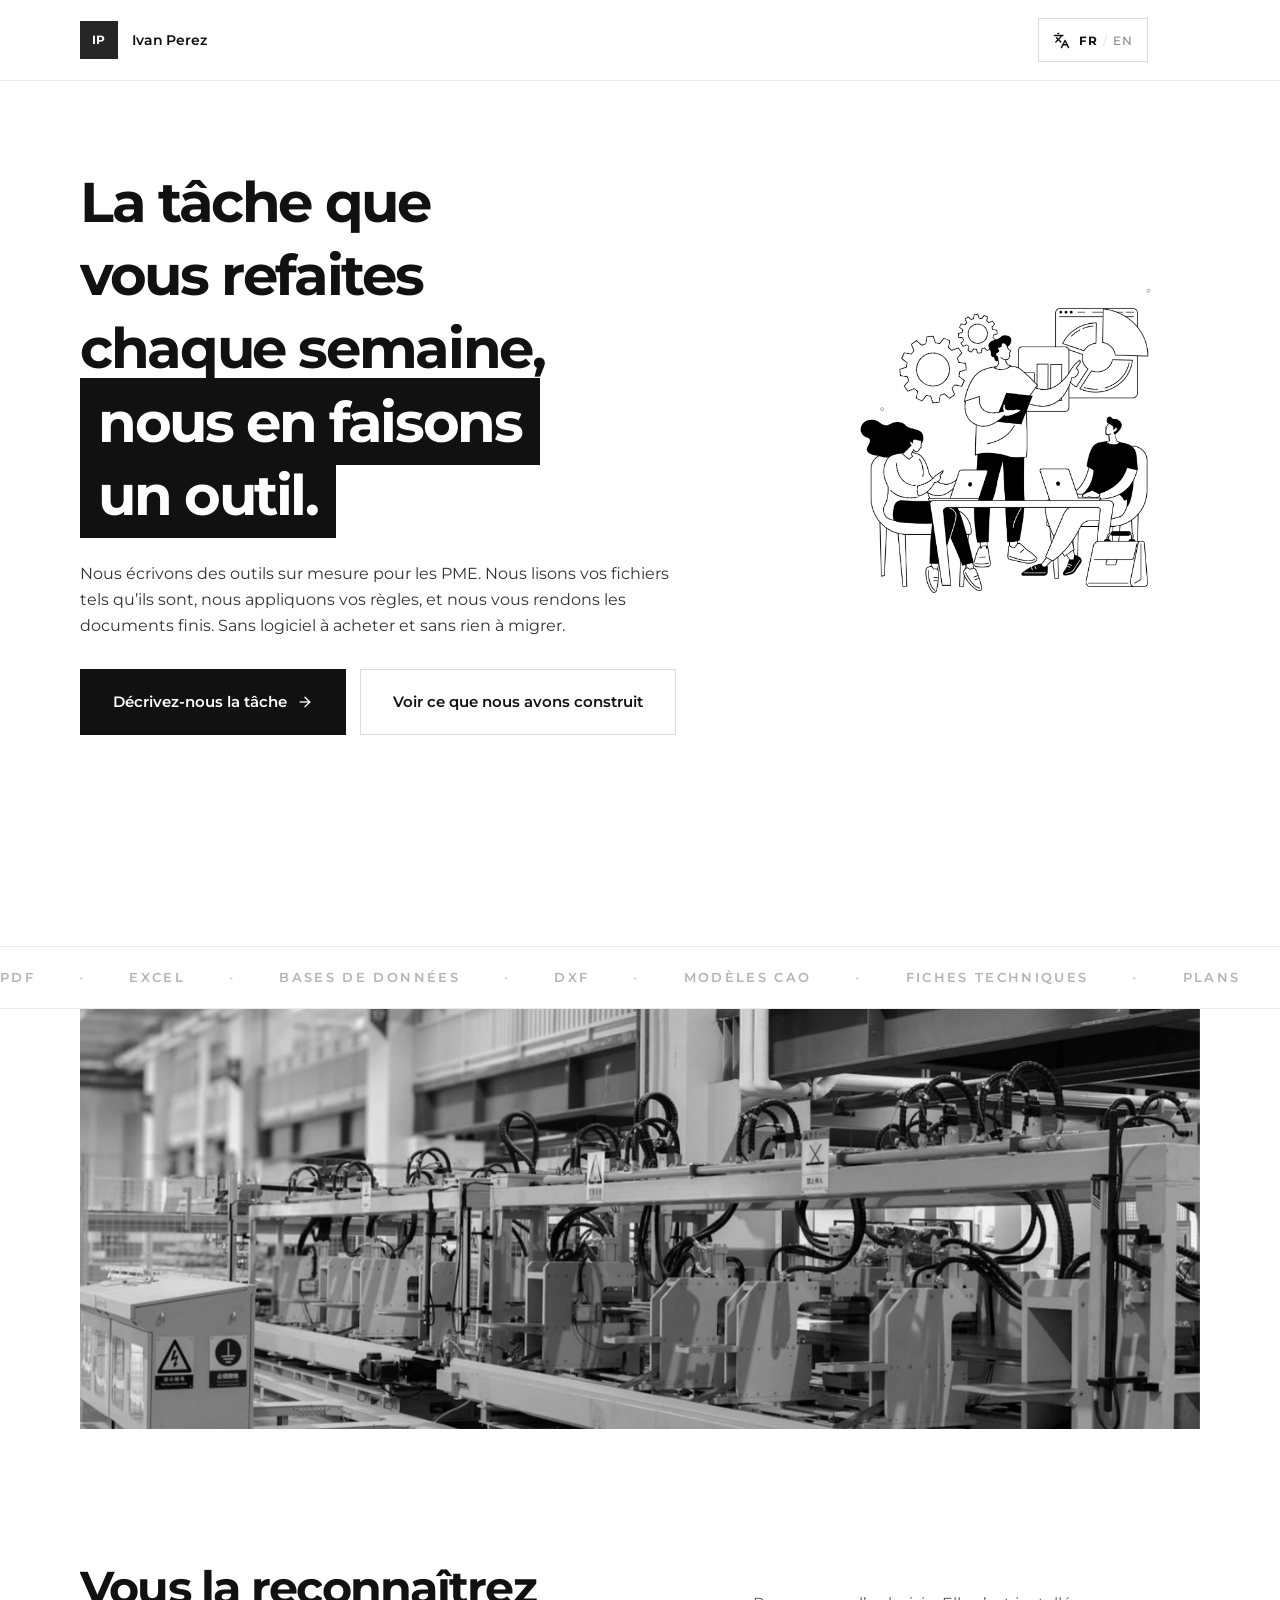
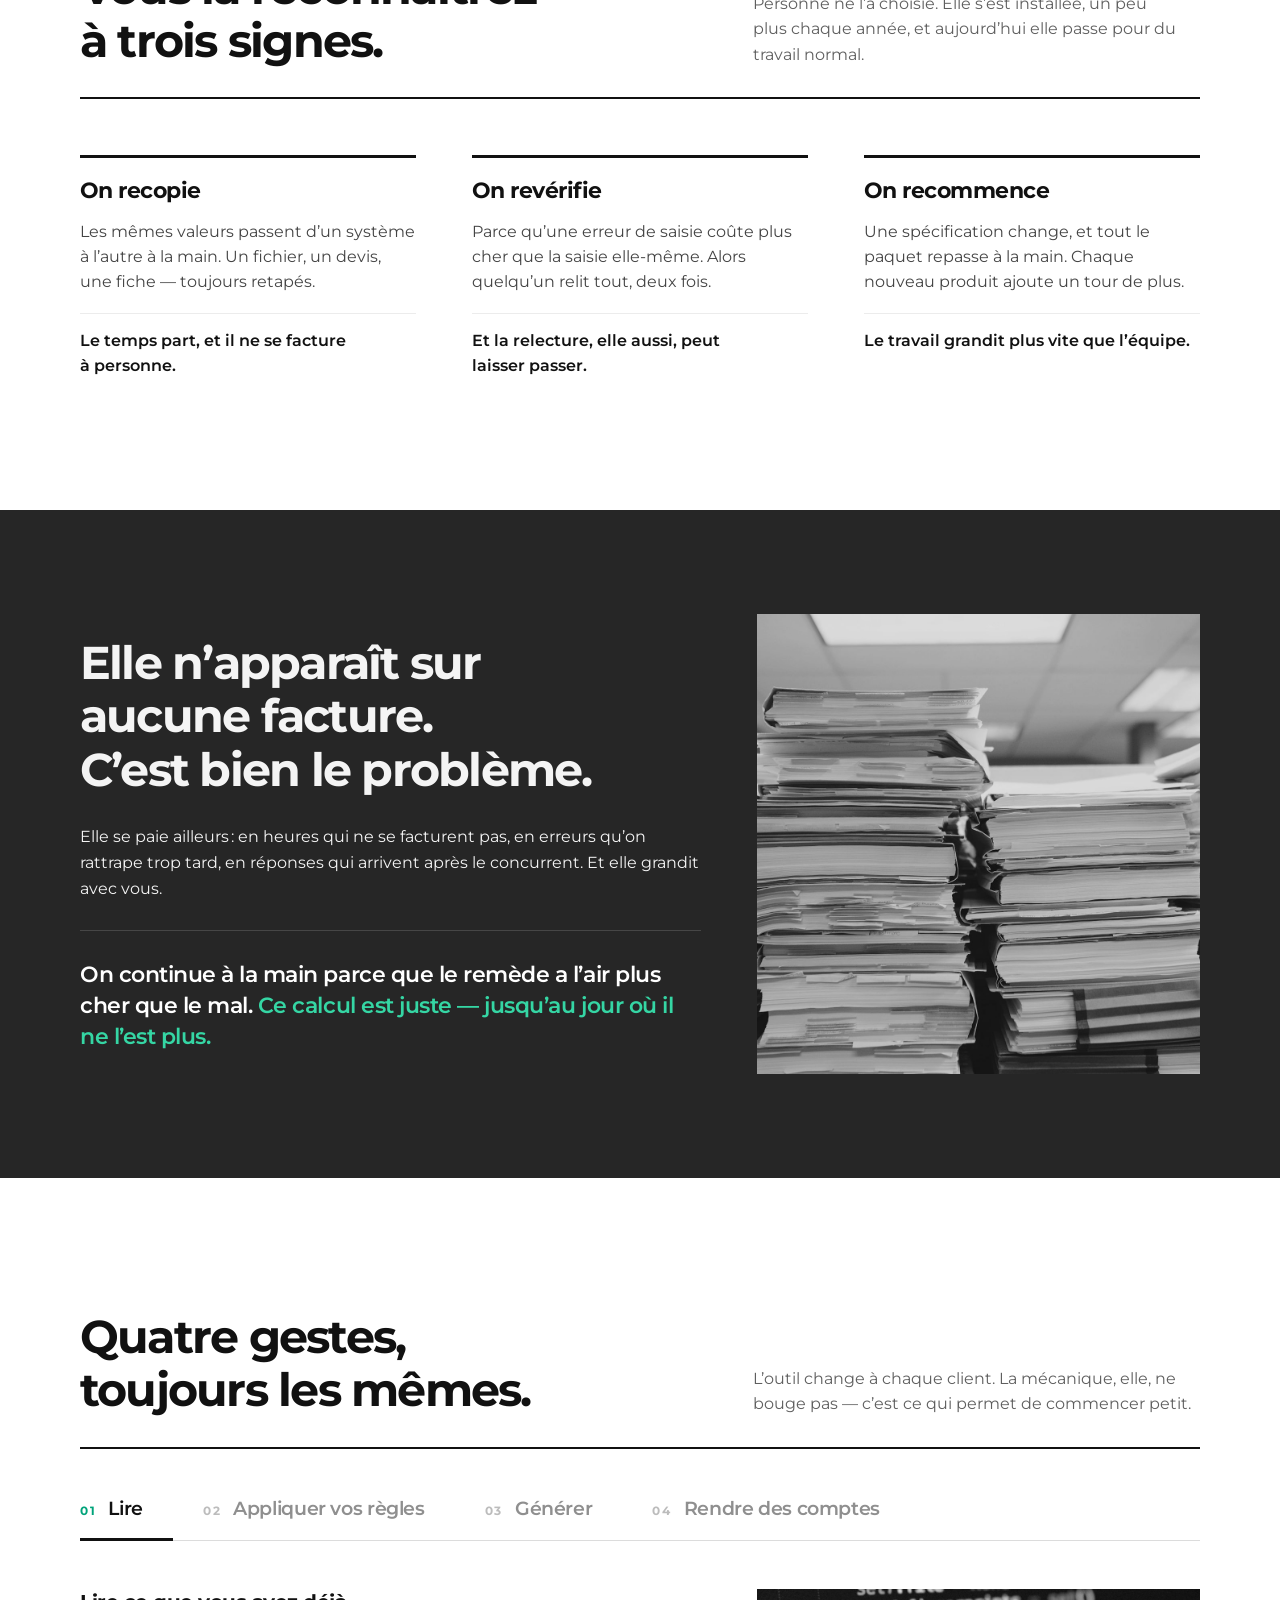
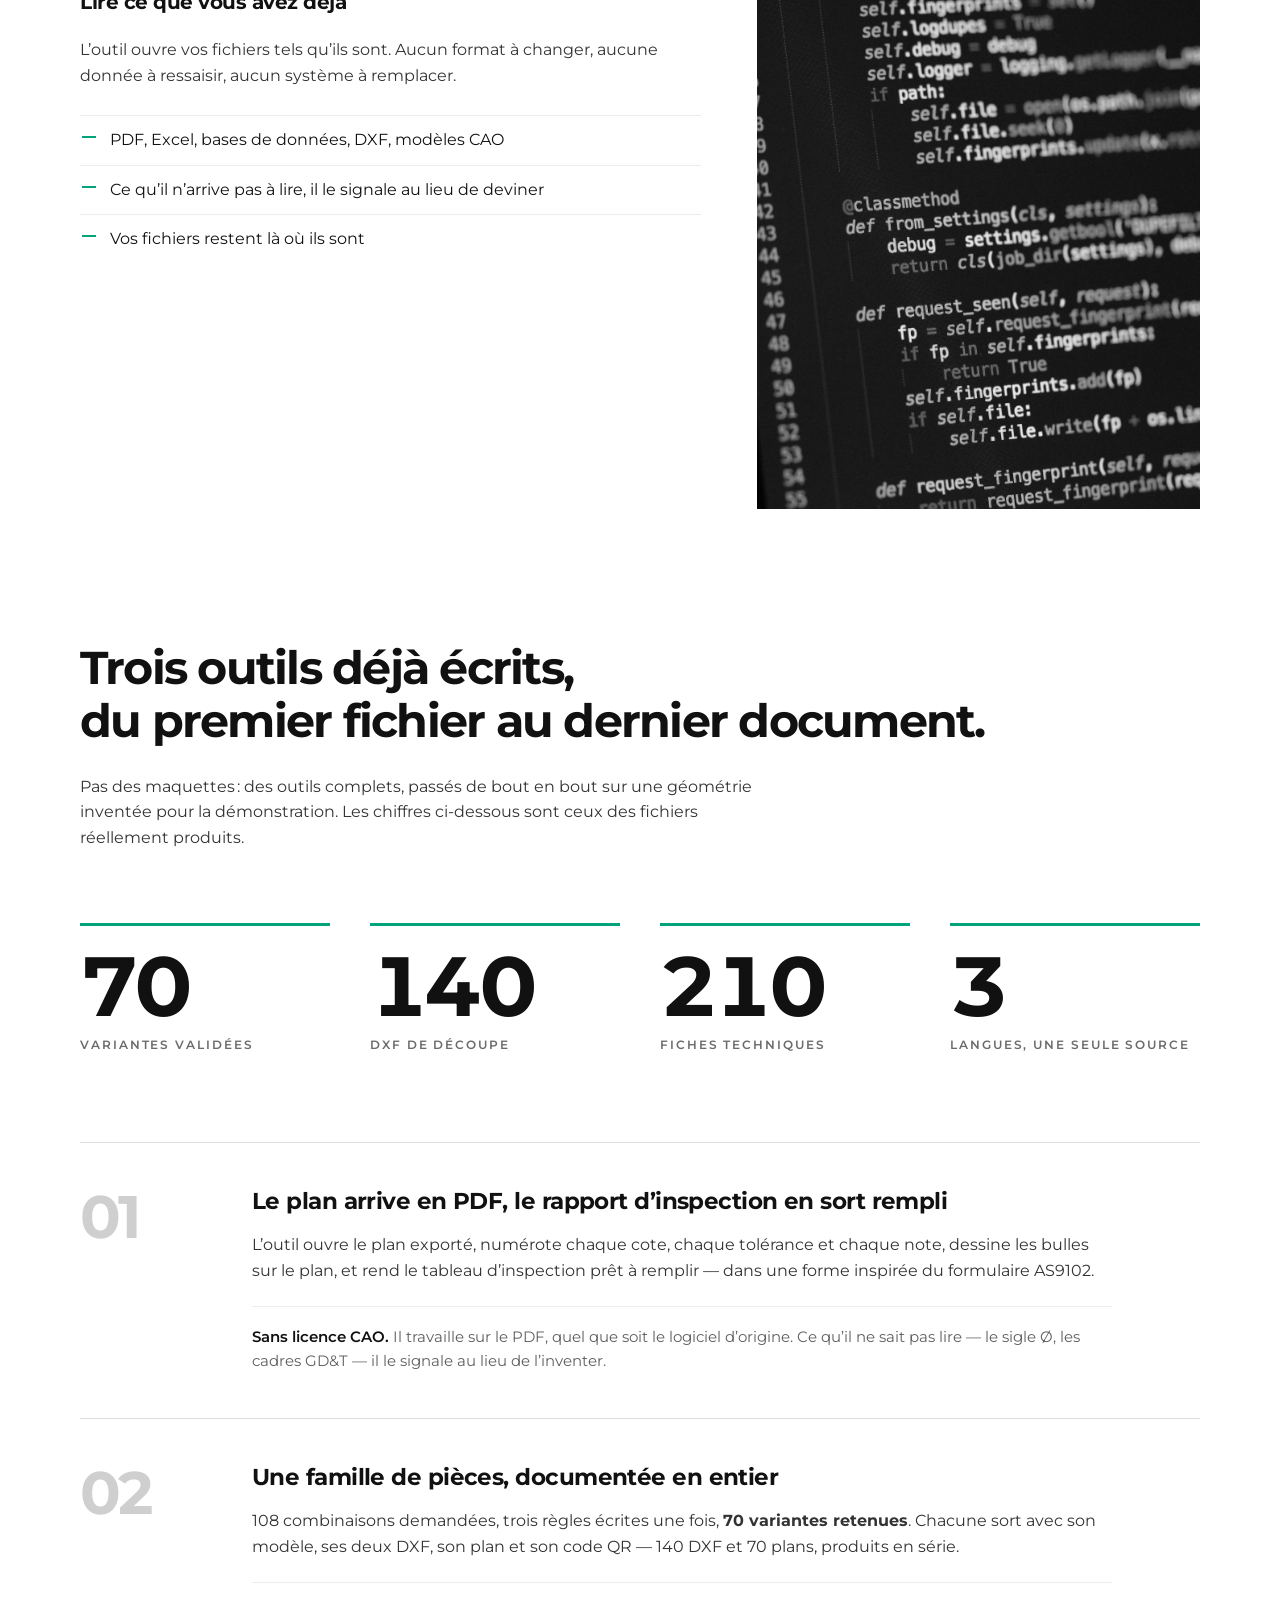
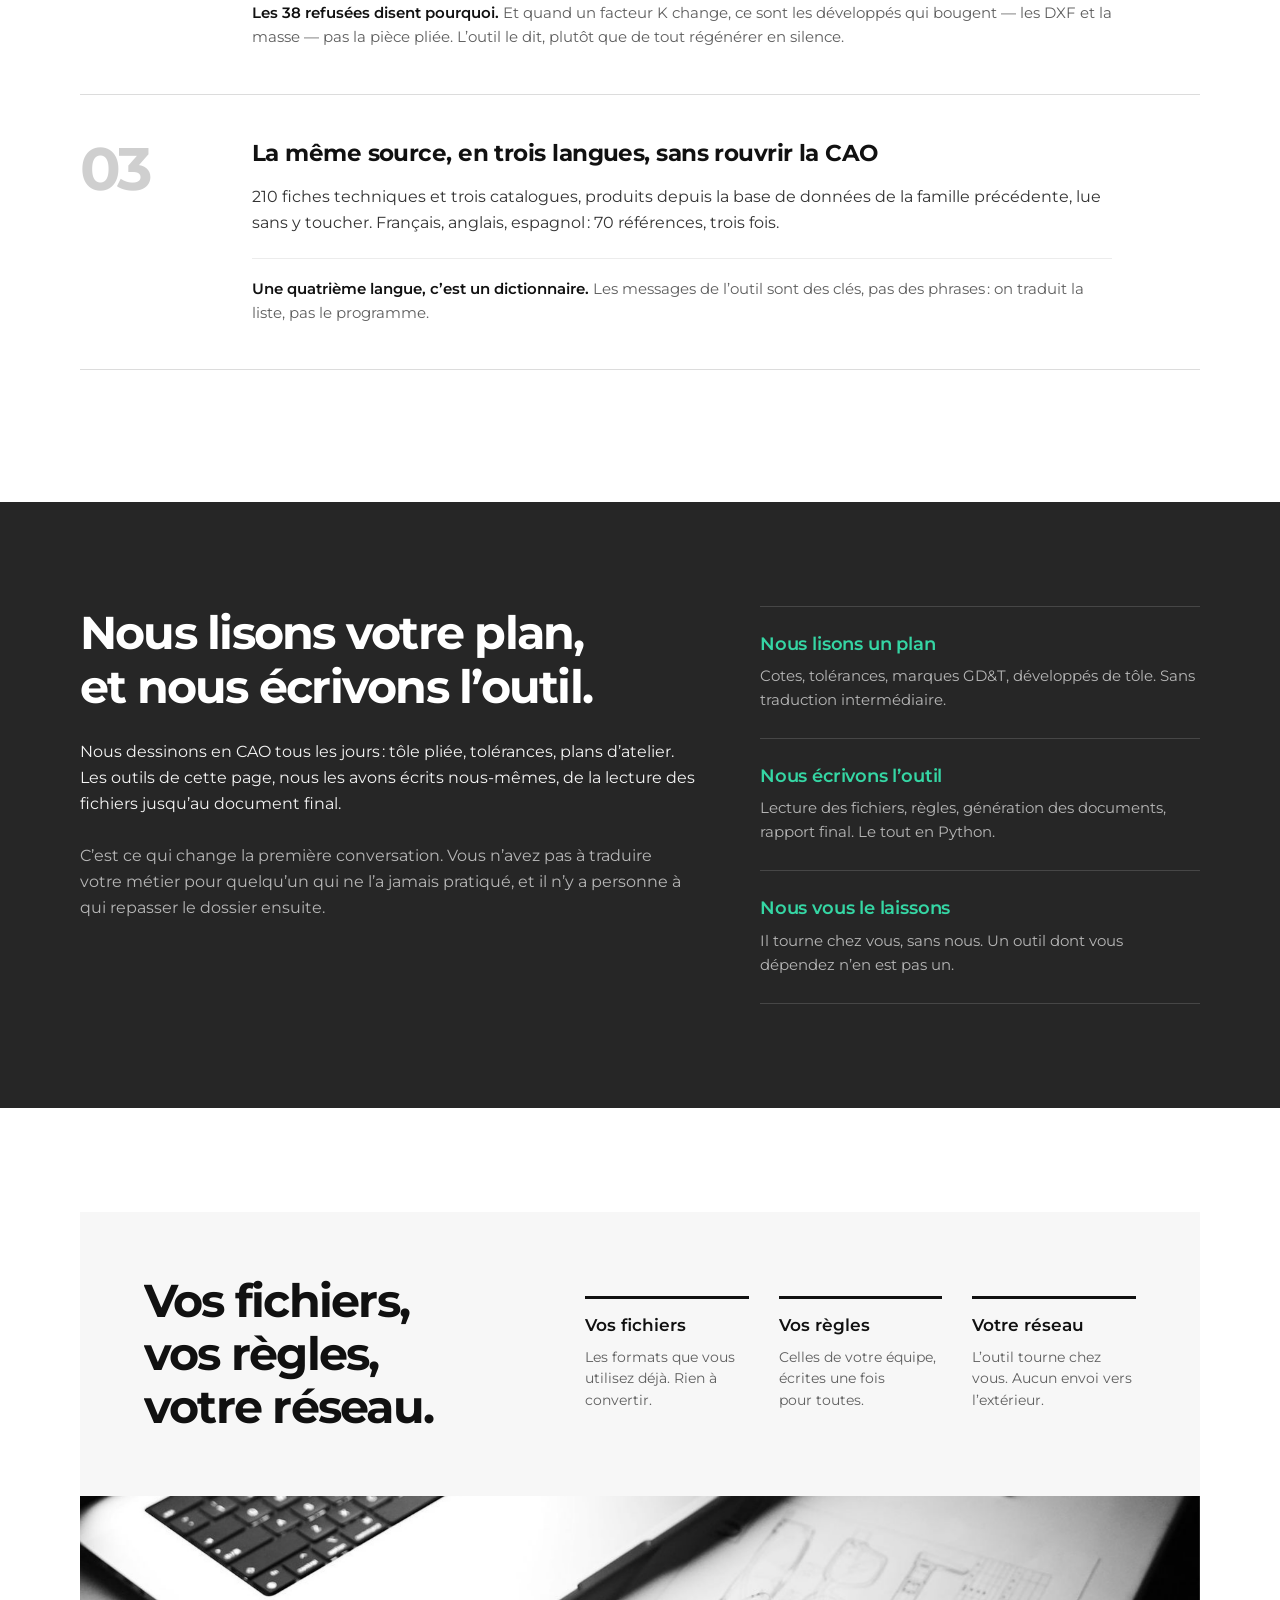
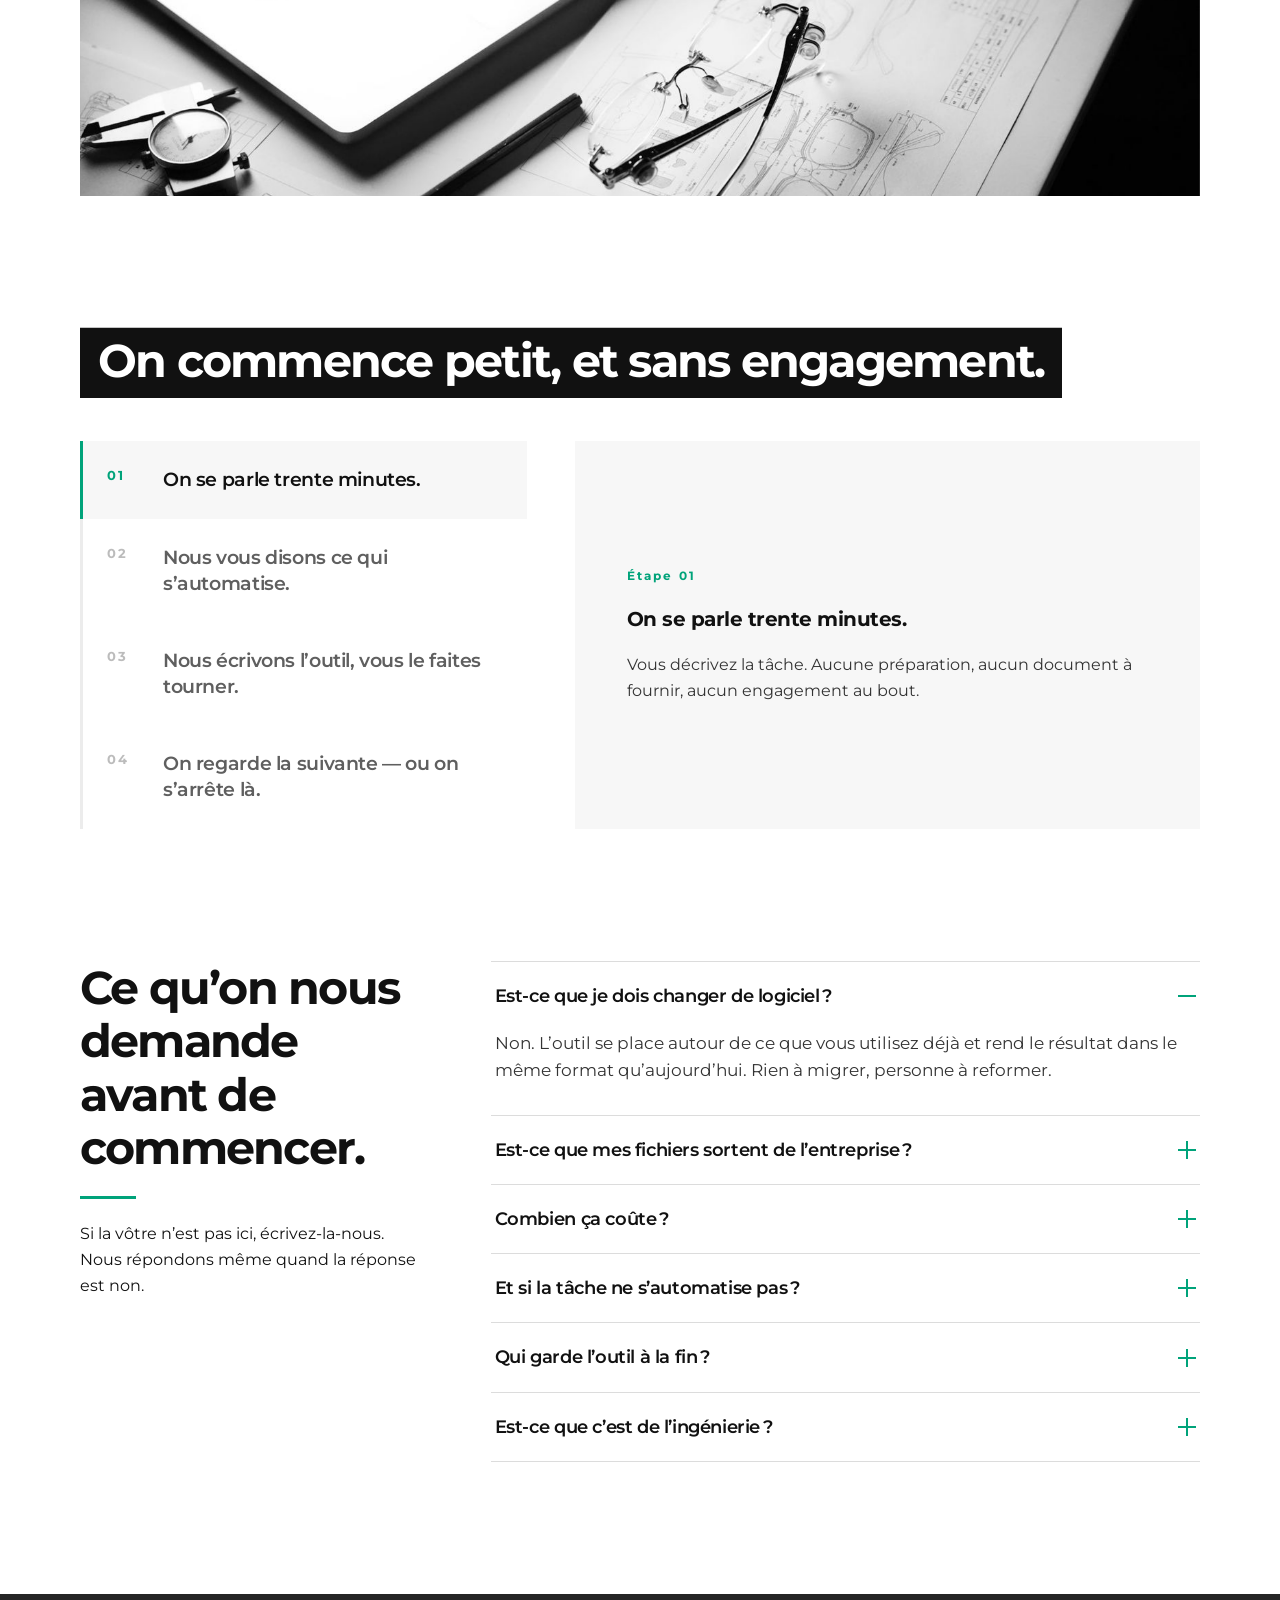
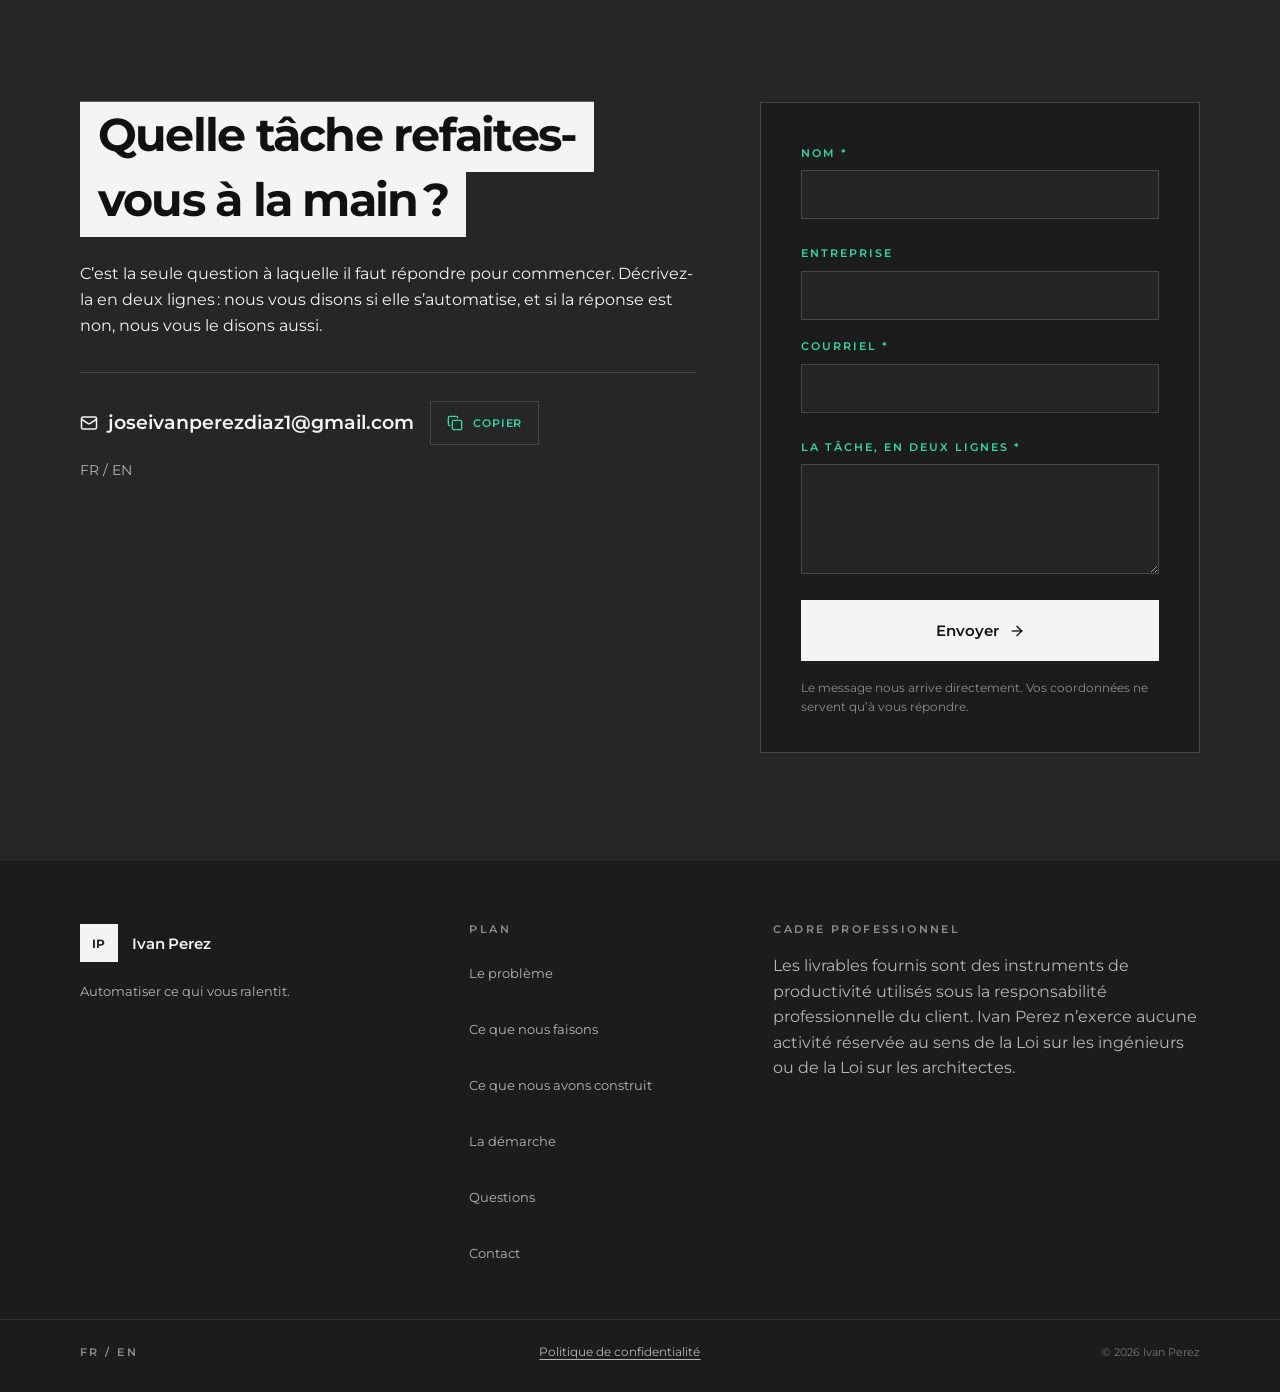
<file: index.html>
<!doctype html>
<html lang="fr-CA" data-lang="fr">
<head>
<meta charset="utf-8">
<meta name="viewport" content="width=device-width, initial-scale=1">
<title>Ivan Perez — Automatiser ce qui vous ralentit</title>
<meta name="description" content="Nous écrivons des outils sur mesure pour les tâches que votre équipe refait à la main : lecture de vos fichiers, application de vos règles, génération des documents. FR/EN.">
<meta name="author" content="Ivan Perez">
<meta property="og:title" content="Ivan Perez — Automatiser ce qui vous ralentit">
<meta property="og:description" content="La tâche que vous refaites chaque semaine, nous en faisons un outil. Sur votre réseau, avec vos fichiers.">
<meta property="og:type" content="website">
<link rel="stylesheet" href="css/styles.css?v=2026-09-10b">
</head>
<body>

<svg class="sprite" aria-hidden="true" focusable="false" xmlns="http://www.w3.org/2000/svg">
  <!-- Lucide icons (ISC licence) -->
  <symbol id="i-check" viewBox="0 0 24 24"><path d="M20 6 9 17l-5-5"/></symbol>
  <symbol id="i-arrow-right" viewBox="0 0 24 24"><path d="M5 12h14"/><path d="m12 5 7 7-7 7"/></symbol>
  <symbol id="i-arrow-up" viewBox="0 0 24 24"><path d="m5 12 7-7 7 7"/><path d="M12 19V5"/></symbol>
  <symbol id="i-languages" viewBox="0 0 24 24"><path d="m5 8 6 6"/><path d="m4 14 6-6 2-3"/><path d="M2 5h12"/><path d="M7 2h1"/><path d="m22 22-5-10-5 10"/><path d="M14 18h6"/></symbol>
  <symbol id="i-mail" viewBox="0 0 24 24"><rect width="20" height="16" x="2" y="4" rx="2"/><path d="m22 7-8.97 5.7a1.94 1.94 0 0 1-2.06 0L2 7"/></symbol>
  <symbol id="i-copy" viewBox="0 0 24 24"><rect width="14" height="14" x="8" y="8" rx="2"/><path d="M4 16c-1.1 0-2-.9-2-2V4c0-1.1.9-2 2-2h10c1.1 0 2 .9 2 2"/></symbol>
</svg>

<div class="progress" aria-hidden="true"><span class="progress__bar" id="progressBar"></span></div>

<a class="skip" href="#hero"><span lang="fr">Aller au contenu</span><span lang="en">Skip to content</span></a>

<header class="nav" id="nav">
  <div class="nav__inner">
    <a class="nav__brand" href="#hero">
      <span class="mark">IP</span>
      <span class="nav__name">
        <strong>Ivan Perez</strong>
      </span>
    </a>

    <nav class="nav__menu" id="navMenu" aria-label="Navigation">
      <a href="#probleme"><span lang="fr">Le probl&egrave;me</span><span lang="en">The problem</span></a>
      <a href="#faire"><span lang="fr">Ce que nous faisons</span><span lang="en">What we do</span></a>
      <a href="#preuves"><span lang="fr">Ce que nous avons construit</span><span lang="en">What we have built</span></a>
      <a href="#demarche"><span lang="fr">La d&eacute;marche</span><span lang="en">How it works</span></a>
      <a href="#questions"><span lang="fr">Questions</span><span lang="en">Questions</span></a>
      <a class="btn btn--solid nav__cta" href="#contact">
        <span lang="fr">Parlons trente minutes</span><span lang="en">Let&rsquo;s talk for thirty minutes</span>
      </a>
    </nav>

    <div class="nav__tools">
      <button class="lang" id="langToggle" type="button" aria-label="English">
        <svg class="ico" aria-hidden="true"><use href="#i-languages"></use></svg>
        <span class="lang__pair"><b>FR</b><i>/</i><s>EN</s></span>
      </button>
      <button class="nav__toggle" id="navToggle" aria-expanded="false" aria-controls="navMenu" aria-label="Menu">
        <span></span><span></span><span></span>
      </button>
    </div>
  </div>
</header>

<main>

  <section class="hero" id="hero">
    <div class="wrap">
      <div class="hero__grid">
        <div class="hero__text">
          <h1 lang="fr" data-wipe>La t&acirc;che que vous refaites chaque semaine, <br><span class="boxed">nous en faisons un&nbsp;outil.</span></h1>
          <h1 lang="en" data-wipe>The task you redo every single week, <br><span class="boxed">we turn it into a&nbsp;tool.</span></h1>

          <div class="hero__lead" data-reveal>
            <p class="lead" lang="fr">Nous &eacute;crivons des outils sur mesure pour les PME. Nous lisons vos fichiers tels qu&rsquo;ils sont, nous appliquons vos r&egrave;gles, et nous vous rendons les documents finis. Sans logiciel &agrave; acheter et sans rien &agrave; migrer.</p>
            <p class="lead" lang="en">We write custom tools for small companies. We read your files exactly as they are, apply your rules, and hand back the finished documents. No software to buy, nothing to migrate.</p>
          </div>

          <div class="hero__actions" data-reveal>
            <a class="btn btn--solid btn--lg" href="#contact">
              <span lang="fr">D&eacute;crivez-nous la t&acirc;che</span><span lang="en">Tell us about the task</span>
              <svg class="ico" aria-hidden="true"><use href="#i-arrow-right"></use></svg>
            </a>
            <a class="btn btn--ghost btn--lg" href="#preuves">
              <span lang="fr">Voir ce que nous avons construit</span><span lang="en">See what we have built</span>
            </a>
          </div>
        </div>

        <figure class="art" id="heroArt" data-reveal aria-hidden="true">
          <object class="art__svg" type="image/svg+xml" data="img/workflow.svg">
            <img src="img/workflow.svg" alt="" width="900" height="900">
          </object>
        </figure>
      </div>

      <ul class="hero__points" data-reveal>
        <li><svg class="ico ico--accent" aria-hidden="true"><use href="#i-check"></use></svg>
          <span lang="fr">L&rsquo;outil tourne <strong>sur votre r&eacute;seau</strong>. Vos documents ne sortent pas.</span>
          <span lang="en">The tool runs <strong>on your own network</strong>. Your documents stay in-house.</span>
        </li>
        <li><svg class="ico ico--accent" aria-hidden="true"><use href="#i-check"></use></svg>
          <span lang="fr">Le premier &eacute;change est <strong>gratuit et sans engagement</strong>.</span>
          <span lang="en">The first conversation is <strong>free, with nothing to commit to</strong>.</span>
        </li>
        <li><svg class="ico ico--accent" aria-hidden="true"><use href="#i-check"></use></svg>
          <span lang="fr">Documents produits <strong>en fran&ccedil;ais, en anglais</strong>, ou dans les deux.</span>
          <span lang="en">Documents produced <strong>in French, in English</strong>, or in both.</span>
        </li>
      </ul>
    </div>
  </section>

  <div class="marquee" aria-hidden="true">
    <div class="marquee__track">
      <div class="marquee__group">
        <span>PDF</span><i>&bull;</i><span>Excel</span><i>&bull;</i><span lang="fr">Bases de donn&eacute;es</span><span lang="en">Databases</span><i>&bull;</i><span>DXF</span><i>&bull;</i><span lang="fr">Mod&egrave;les CAO</span><span lang="en">CAD models</span><i>&bull;</i><span lang="fr">Fiches techniques</span><span lang="en">Datasheets</span><i>&bull;</i><span lang="fr">Plans</span><span lang="en">Drawings</span><i>&bull;</i><span lang="fr">Catalogues</span><span lang="en">Catalogues</span><i>&bull;</i><span lang="fr">Rapports</span><span lang="en">Reports</span><i>&bull;</i>
      </div>
      <div class="marquee__group">
        <span>PDF</span><i>&bull;</i><span>Excel</span><i>&bull;</i><span lang="fr">Bases de donn&eacute;es</span><span lang="en">Databases</span><i>&bull;</i><span>DXF</span><i>&bull;</i><span lang="fr">Mod&egrave;les CAO</span><span lang="en">CAD models</span><i>&bull;</i><span lang="fr">Fiches techniques</span><span lang="en">Datasheets</span><i>&bull;</i><span lang="fr">Plans</span><span lang="en">Drawings</span><i>&bull;</i><span lang="fr">Catalogues</span><span lang="en">Catalogues</span><i>&bull;</i><span lang="fr">Rapports</span><span lang="en">Reports</span><i>&bull;</i>
      </div>
    </div>
  </div>

  <div class="wrap">
    <figure class="media media--wide" data-reveal>
      <img src="img/atelier.jpg" alt="" data-parallax width="1800" height="620">
    </figure>
  </div>

  <section class="section" id="probleme">
    <div class="wrap">
      <div class="head" data-reveal>
        <div class="head__left">
          <h2 lang="fr" data-wipe>Vous la reconna&icirc;trez &agrave; trois signes.</h2>
          <h2 lang="en" data-wipe>You will know it by three signs.</h2>
        </div>
        <div class="head__right">
          <p lang="fr">Personne ne l&rsquo;a choisie. Elle s&rsquo;est install&eacute;e, un peu plus chaque ann&eacute;e, et aujourd&rsquo;hui elle passe pour du travail normal.</p>
          <p lang="en">Nobody chose it. It settled in, a little more every year, and by now it passes for normal work.</p>
        </div>
      </div>

      <div class="signs">
        <article class="sign" data-reveal>
          <h3 lang="fr">On recopie</h3>
          <h3 lang="en">Somebody retypes</h3>
          <p lang="fr">Les m&ecirc;mes valeurs passent d&rsquo;un syst&egrave;me &agrave; l&rsquo;autre &agrave; la main. Un fichier, un devis, une fiche &mdash; toujours retap&eacute;s.</p>
          <p lang="en">The same values move from one system to another by hand. A file, a quote, a datasheet &mdash; always retyped.</p>
          <p class="sign__end" lang="fr">Le temps part, et il ne se facture &agrave; personne.</p>
          <p class="sign__end" lang="en">The time goes, and nobody gets billed for it.</p>
        </article>
        <article class="sign" data-reveal>
          <h3 lang="fr">On rev&eacute;rifie</h3>
          <h3 lang="en">Somebody double-checks</h3>
          <p lang="fr">Parce qu&rsquo;une erreur de saisie co&ucirc;te plus cher que la saisie elle-m&ecirc;me. Alors quelqu&rsquo;un relit tout, deux fois.</p>
          <p lang="en">Because a typo costs more than the typing itself. So somebody proofreads the lot, twice.</p>
          <p class="sign__end" lang="fr">Et la relecture, elle aussi, peut laisser passer.</p>
          <p class="sign__end" lang="en">And the proofreading, too, can let one through.</p>
        </article>
        <article class="sign" data-reveal>
          <h3 lang="fr">On recommence</h3>
          <h3 lang="en">Somebody starts over</h3>
          <p lang="fr">Une sp&eacute;cification change, et tout le paquet repasse &agrave; la main. Chaque nouveau produit ajoute un tour de plus.</p>
          <p lang="en">One spec changes and the whole batch goes through by hand again. Every new product adds another round.</p>
          <p class="sign__end" lang="fr">Le travail grandit plus vite que l&rsquo;&eacute;quipe.</p>
          <p class="sign__end" lang="en">The work grows faster than the team does.</p>
        </article>
      </div>
    </div>
  </section>

  <section class="band">
    <div class="wrap band__grid">
      <div class="band__text" data-reveal>
        <h2 lang="fr" data-wipe>Elle n&rsquo;appara&icirc;t sur aucune facture. <br>C&rsquo;est bien le probl&egrave;me.</h2>
        <h2 lang="en" data-wipe>It appears on no invoice. <br>That is exactly the problem.</h2>
        <p class="lead" lang="fr">Elle se paie ailleurs&#8239;: en heures qui ne se facturent pas, en erreurs qu&rsquo;on rattrape trop tard, en r&eacute;ponses qui arrivent apr&egrave;s le concurrent. Et elle grandit avec vous.</p>
        <p class="lead" lang="en">It gets paid elsewhere: in hours that never get billed, in mistakes caught too late, in answers that arrive after the competitor&rsquo;s. And it grows along with you.</p>
        <p class="pull" lang="fr">On continue &agrave; la main parce que le rem&egrave;de a l&rsquo;air plus cher que le mal. <em>Ce calcul est juste &mdash; jusqu&rsquo;au jour o&ugrave; il ne l&rsquo;est plus.</em></p>
        <p class="pull" lang="en">The work stays manual because the cure looks dearer than the disease. <em>That calculation is right &mdash; until the day it isn&rsquo;t.</em></p>
      </div>
      <figure class="media media--dark" data-reveal>
        <img src="img/documents.jpg" alt="" width="1100" height="1400">
      </figure>
    </div>
  </section>

  <section class="section" id="faire">
    <div class="wrap">
      <div class="head" data-reveal>
        <div class="head__left">
          <h2 lang="fr" data-wipe>Quatre gestes, toujours les m&ecirc;mes.</h2>
          <h2 lang="en" data-wipe>Four moves, always the same ones.</h2>
        </div>
        <div class="head__right">
          <p lang="fr">L&rsquo;outil change &agrave; chaque client. La m&eacute;canique, elle, ne bouge pas &mdash; c&rsquo;est ce qui permet de commencer petit.</p>
          <p lang="en">The tool changes with every client. The mechanics do not &mdash; and that is what makes it possible to start small.</p>
        </div>
      </div>

      <div class="tabs" data-reveal>
        <div class="tabs__bar" role="tablist">
          <button class="tab is-active" role="tab" id="tab-0" aria-controls="panel-0" aria-selected="true" data-tab="0">
            <i>01</i><span lang="fr">Lire</span><span lang="en">Read</span>
          </button>
          <button class="tab" role="tab" id="tab-1" aria-controls="panel-1" aria-selected="false" data-tab="1">
            <i>02</i><span lang="fr">Appliquer vos r&egrave;gles</span><span lang="en">Apply your rules</span>
          </button>
          <button class="tab" role="tab" id="tab-2" aria-controls="panel-2" aria-selected="false" data-tab="2">
            <i>03</i><span lang="fr">G&eacute;n&eacute;rer</span><span lang="en">Generate</span>
          </button>
          <button class="tab" role="tab" id="tab-3" aria-controls="panel-3" aria-selected="false" data-tab="3">
            <i>04</i><span lang="fr">Rendre des comptes</span><span lang="en">Report back</span>
          </button>
        </div>

        <div class="tabs__body">
          <div class="tabs__panels">
            <div class="panel is-active" role="tabpanel" id="panel-0" aria-labelledby="tab-0" data-panel="0">
              <h3 lang="fr">Lire ce que vous avez d&eacute;j&agrave;</h3>
              <h3 lang="en">Read what you already have</h3>
              <p class="lead" lang="fr">L&rsquo;outil ouvre vos fichiers tels qu&rsquo;ils sont. Aucun format &agrave; changer, aucune donn&eacute;e &agrave; ressaisir, aucun syst&egrave;me &agrave; remplacer.</p>
              <p class="lead" lang="en">The tool opens your files as they are. No format to change, no data to retype, no system to replace.</p>
              <ul class="points" lang="fr">
                <li>PDF, Excel, bases de donn&eacute;es, DXF, mod&egrave;les CAO</li>
                <li>Ce qu&rsquo;il n&rsquo;arrive pas &agrave; lire, il le signale au lieu de deviner</li>
                <li>Vos fichiers restent l&agrave; o&ugrave; ils sont</li>
              </ul>
              <ul class="points" lang="en">
                <li>PDF, Excel, databases, DXF, CAD models</li>
                <li>What it cannot read, it flags instead of guessing</li>
                <li>Your files stay exactly where they are</li>
              </ul>
            </div>

            <div class="panel" role="tabpanel" id="panel-1" aria-labelledby="tab-1" data-panel="1" hidden>
              <h3 lang="fr">Appliquer les r&egrave;gles que personne n&rsquo;a &eacute;crites</h3>
              <h3 lang="en">Apply the rules nobody ever wrote down</h3>
              <p class="lead" lang="fr">Chaque atelier a ses r&egrave;gles&#8239;: ce qui se combine, ce qui ne se combine pas, ce qui demande une v&eacute;rification. On les &eacute;crit une fois, l&rsquo;outil les applique &agrave; chaque passage.</p>
              <p class="lead" lang="en">Every shop has its rules: what goes together, what does not, what needs a second look. We write them down once and the tool applies them on every run.</p>
              <ul class="points" lang="fr">
                <li>Une combinaison refus&eacute;e dit pourquoi elle l&rsquo;est</li>
                <li>Les r&egrave;gles se modifient sans reprendre l&rsquo;outil</li>
                <li>La m&ecirc;me r&egrave;gle vaut pour tout le monde, tout le temps</li>
              </ul>
              <ul class="points" lang="en">
                <li>A rejected combination says why it was rejected</li>
                <li>Rules can change without rewriting the tool</li>
                <li>The same rule applies to everyone, every time</li>
              </ul>
            </div>

            <div class="panel" role="tabpanel" id="panel-2" aria-labelledby="tab-2" data-panel="2" hidden>
              <h3 lang="fr">G&eacute;n&eacute;rer les documents finis</h3>
              <h3 lang="en">Generate the finished documents</h3>
              <p class="lead" lang="fr">Fiches techniques, plans, exports, catalogues &mdash; produits &agrave; partir d&rsquo;une seule source, dans la mise en page que vos clients connaissent d&eacute;j&agrave;.</p>
              <p class="lead" lang="en">Datasheets, drawings, exports, catalogues &mdash; produced from a single source, in the layout your customers already know.</p>
              <ul class="points" lang="fr">
                <li>En fran&ccedil;ais, en anglais, ou dans les deux</li>
                <li>Ajouter une langue, c&rsquo;est un dictionnaire, pas un red&eacute;marrage</li>
                <li>Une seule source&#8239;: plus de version qui tra&icirc;ne</li>
              </ul>
              <ul class="points" lang="en">
                <li>In French, in English, or in both</li>
                <li>Adding a language is a dictionary, not a rebuild</li>
                <li>One single source: no stray version left behind</li>
              </ul>
            </div>

            <div class="panel" role="tabpanel" id="panel-3" aria-labelledby="tab-3" data-panel="3" hidden>
              <h3 lang="fr">Rendre un r&eacute;sultat v&eacute;rifiable</h3>
              <h3 lang="en">Hand back a result you can check</h3>
              <p class="lead" lang="fr">Chaque passage laisse un rapport&#8239;: ce qui a &eacute;t&eacute; produit, ce qui a &eacute;t&eacute; refus&eacute; et pourquoi, ce que l&rsquo;outil n&rsquo;a pas su lire. Vous gardez la d&eacute;cision.</p>
              <p class="lead" lang="en">Every run leaves a report: what was produced, what was rejected and why, what the tool could not read. You keep the decision.</p>
              <ul class="points" lang="fr">
                <li>Rien n&rsquo;est publi&eacute; sans que vous l&rsquo;ayez vu</li>
                <li>Les refus sont motiv&eacute;s, pas silencieux</li>
                <li>Le rapport se relit six mois plus tard</li>
              </ul>
              <ul class="points" lang="en">
                <li>Nothing goes out before you have seen it</li>
                <li>Rejections come with a reason, never silent</li>
                <li>The report still reads six months later</li>
              </ul>
            </div>
          </div>

          <figure class="media media--tall">
            <img src="img/code.jpg" alt="" width="1100" height="1400">
          </figure>
        </div>
      </div>
    </div>
  </section>

  <section class="proof" id="preuves">
    <div class="wrap">
      <div class="proof__head" data-reveal>
        <h2 lang="fr" data-wipe>Trois outils d&eacute;j&agrave; &eacute;crits, <br>du premier fichier au dernier document.</h2>
        <h2 lang="en" data-wipe>Three tools already written, <br>from the first file to the last document.</h2>
        <p class="lead" lang="fr">Pas des maquettes&#8239;: des outils complets, pass&eacute;s de bout en bout sur une g&eacute;om&eacute;trie invent&eacute;e pour la d&eacute;monstration. Les chiffres ci-dessous sont ceux des fichiers r&eacute;ellement produits.</p>
        <p class="lead" lang="en">Not mock-ups: complete tools, run end to end on geometry invented for the demonstration. The figures below are the files actually produced.</p>
      </div>

      <div class="figures" data-reveal>
        <div class="fig">
          <span class="fig__n" data-count="70">70</span>
          <span class="fig__l" lang="fr">variantes valid&eacute;es</span>
          <span class="fig__l" lang="en">validated variants</span>
        </div>
        <div class="fig">
          <span class="fig__n" data-count="140">140</span>
          <span class="fig__l" lang="fr">DXF de d&eacute;coupe</span>
          <span class="fig__l" lang="en">cutting DXF files</span>
        </div>
        <div class="fig">
          <span class="fig__n" data-count="210">210</span>
          <span class="fig__l" lang="fr">fiches techniques</span>
          <span class="fig__l" lang="en">datasheets</span>
        </div>
        <div class="fig">
          <span class="fig__n" data-count="3">3</span>
          <span class="fig__l" lang="fr">langues, une seule source</span>
          <span class="fig__l" lang="en">languages, one single source</span>
        </div>
      </div>

      <ol class="cases">
        <li class="case" data-reveal>
          <div class="case__id"><span>01</span></div>
          <div class="case__body">
            <h3 lang="fr">Le plan arrive en PDF, le rapport d&rsquo;inspection en sort rempli</h3>
            <h3 lang="en">The drawing comes in as a PDF, the inspection report comes out filled in</h3>
            <p lang="fr">L&rsquo;outil ouvre le plan export&eacute;, num&eacute;rote chaque cote, chaque tol&eacute;rance et chaque note, dessine les bulles sur le plan, et rend le tableau d&rsquo;inspection pr&ecirc;t &agrave; remplir &mdash; dans une forme inspir&eacute;e du formulaire AS9102.</p>
            <p lang="en">The tool opens the exported drawing, numbers every dimension, tolerance and note, draws the balloons onto the drawing, and hands back the inspection table ready to fill in &mdash; in a form inspired by the AS9102 sheet.</p>
            <p class="case__limit" lang="fr"><strong>Sans licence CAO.</strong> Il travaille sur le PDF, quel que soit le logiciel d&rsquo;origine. Ce qu&rsquo;il ne sait pas lire &mdash; le sigle &Oslash;, les cadres GD&amp;T &mdash; il le signale au lieu de l&rsquo;inventer.</p>
            <p class="case__limit" lang="en"><strong>No CAD licence needed.</strong> It works on the PDF, whatever software produced it. What it cannot read &mdash; the &Oslash; sign, GD&amp;T frames &mdash; it flags rather than inventing.</p>
          </div>
        </li>

        <li class="case" data-reveal>
          <div class="case__id"><span>02</span></div>
          <div class="case__body">
            <h3 lang="fr">Une famille de pi&egrave;ces, document&eacute;e en entier</h3>
            <h3 lang="en">A whole family of parts, documented end to end</h3>
            <p lang="fr">108 combinaisons demand&eacute;es, trois r&egrave;gles &eacute;crites une fois, <strong>70 variantes retenues</strong>. Chacune sort avec son mod&egrave;le, ses deux DXF, son plan et son code QR &mdash; 140 DXF et 70 plans, produits en s&eacute;rie.</p>
            <p lang="en">108 combinations asked for, three rules written once, <strong>70 variants kept</strong>. Each one comes out with its model, its two DXF files, its drawing and its QR code &mdash; 140 DXF files and 70 drawings, produced in one batch.</p>
            <p class="case__limit" lang="fr"><strong>Les 38 refus&eacute;es disent pourquoi.</strong> Et quand un facteur K change, ce sont les d&eacute;velopp&eacute;s qui bougent &mdash; les DXF et la masse &mdash; pas la pi&egrave;ce pli&eacute;e. L&rsquo;outil le dit, plut&ocirc;t que de tout r&eacute;g&eacute;n&eacute;rer en silence.</p>
            <p class="case__limit" lang="en"><strong>The 38 rejected ones say why.</strong> And when a K-factor changes, it is the flat patterns that move &mdash; the DXF files and the mass &mdash; not the folded part. The tool says so, rather than regenerating everything silently.</p>
          </div>
        </li>

        <li class="case" data-reveal>
          <div class="case__id"><span>03</span></div>
          <div class="case__body">
            <h3 lang="fr">La m&ecirc;me source, en trois langues, sans rouvrir la CAO</h3>
            <h3 lang="en">The same source, in three languages, without reopening the CAD</h3>
            <p lang="fr">210 fiches techniques et trois catalogues, produits depuis la base de donn&eacute;es de la famille pr&eacute;c&eacute;dente, lue sans y toucher. Fran&ccedil;ais, anglais, espagnol&#8239;: 70 r&eacute;f&eacute;rences, trois fois.</p>
            <p lang="en">210 datasheets and three catalogues, produced from the previous family&rsquo;s database, read without touching it. French, English, Spanish: 70 references, three times over.</p>
            <p class="case__limit" lang="fr"><strong>Une quatri&egrave;me langue, c&rsquo;est un dictionnaire.</strong> Les messages de l&rsquo;outil sont des cl&eacute;s, pas des phrases&#8239;: on traduit la liste, pas le programme.</p>
            <p class="case__limit" lang="en"><strong>A fourth language is a dictionary.</strong> The tool&rsquo;s messages are keys, not sentences: you translate the list, not the program.</p>
          </div>
        </li>
      </ol>
    </div>
  </section>

  <section class="who">
    <div class="wrap who__grid">
      <div class="who__text" data-reveal>
        <h2 lang="fr" data-wipe>Nous lisons votre plan, et nous &eacute;crivons l&rsquo;outil.</h2>
        <h2 lang="en" data-wipe>We read your drawing, and we write the tool.</h2>
        <p class="lead" lang="fr">Nous dessinons en CAO tous les jours&#8239;: t&ocirc;le pli&eacute;e, tol&eacute;rances, plans d&rsquo;atelier. Les outils de cette page, nous les avons &eacute;crits nous-m&ecirc;mes, de la lecture des fichiers jusqu&rsquo;au document final.</p>
        <p class="lead" lang="en">We work in CAD every day: sheet metal, tolerances, shop drawings. The tools on this page we wrote ourselves, from reading the files through to the finished document.</p>
        <p lang="fr">C&rsquo;est ce qui change la premi&egrave;re conversation. Vous n&rsquo;avez pas &agrave; traduire votre m&eacute;tier pour quelqu&rsquo;un qui ne l&rsquo;a jamais pratiqu&eacute;, et il n&rsquo;y a personne &agrave; qui repasser le dossier ensuite.</p>
        <p lang="en">That is what changes the first conversation. You do not have to translate your trade for somebody who has never practised it, and there is nobody to hand the file on to afterwards.</p>
      </div>
      <ul class="who__list" data-reveal>
        <li>
          <h3 lang="fr">Nous lisons un plan</h3><h3 lang="en">We read drawings</h3>
          <p lang="fr">Cotes, tol&eacute;rances, marques GD&amp;T, d&eacute;velopp&eacute;s de t&ocirc;le. Sans traduction interm&eacute;diaire.</p>
          <p lang="en">Dimensions, tolerances, GD&amp;T marks, sheet-metal flat patterns. With no translation in between.</p>
        </li>
        <li>
          <h3 lang="fr">Nous &eacute;crivons l&rsquo;outil</h3><h3 lang="en">We write the tool</h3>
          <p lang="fr">Lecture des fichiers, r&egrave;gles, g&eacute;n&eacute;ration des documents, rapport final. Le tout en Python.</p>
          <p lang="en">File reading, rules, document generation, final report. All of it in Python.</p>
        </li>
        <li>
          <h3 lang="fr">Nous vous le laissons</h3><h3 lang="en">We hand it over</h3>
          <p lang="fr">Il tourne chez vous, sans nous. Un outil dont vous d&eacute;pendez n&rsquo;en est pas un.</p>
          <p lang="en">It runs at your place, without us. A tool you depend on us for is not a tool.</p>
        </li>
      </ul>
    </div>
  </section>

  <section class="section section--tight">
    <div class="wrap">
      <div class="pillars" data-reveal>
        <div class="pillars__title">
          <h2 lang="fr" data-wipe>Vos fichiers, vos r&egrave;gles, votre r&eacute;seau.</h2>
          <h2 lang="en" data-wipe>Your files, your rules, your network.</h2>
        </div>
        <div class="pillars__list">
          <div class="pillar">
            <h3 lang="fr">Vos fichiers</h3><h3 lang="en">Your files</h3>
            <p lang="fr">Les formats que vous utilisez d&eacute;j&agrave;. Rien &agrave; convertir.</p>
            <p lang="en">The formats you already use. Nothing to convert.</p>
          </div>
          <div class="pillar">
            <h3 lang="fr">Vos r&egrave;gles</h3><h3 lang="en">Your rules</h3>
            <p lang="fr">Celles de votre &eacute;quipe, &eacute;crites une fois pour toutes.</p>
            <p lang="en">Your team&rsquo;s own, written down once and for all.</p>
          </div>
          <div class="pillar">
            <h3 lang="fr">Votre r&eacute;seau</h3><h3 lang="en">Your network</h3>
            <p lang="fr">L&rsquo;outil tourne chez vous. Aucun envoi vers l&rsquo;ext&eacute;rieur.</p>
            <p lang="en">The tool runs in-house. Nothing is sent outside.</p>
          </div>
        </div>
      </div>
    </div>
  </section>

  <div class="wrap">
    <figure class="media media--strip" data-reveal>
      <img src="img/bureau.jpg" alt="" data-parallax width="1800" height="560">
    </figure>
  </div>

  <section class="section" id="demarche">
    <div class="wrap">
      <div class="head head--stack" data-reveal>
        <h2 lang="fr" data-wipe><span class="boxed">On commence petit, et sans engagement.</span></h2>
        <h2 lang="en" data-wipe><span class="boxed">We start small, with nothing to commit to.</span></h2>
      </div>

      <div class="steps" data-reveal>
        <div class="steps__rail" role="tablist" aria-orientation="vertical">
          <button class="step is-active" role="tab" id="step-0" aria-controls="spanel-0" aria-selected="true" data-step="0">
            <i>01</i><span lang="fr">On se parle trente minutes.</span><span lang="en">We talk for thirty minutes.</span>
          </button>
          <button class="step" role="tab" id="step-1" aria-controls="spanel-1" aria-selected="false" data-step="1">
            <i>02</i><span lang="fr">Nous vous disons ce qui s&rsquo;automatise.</span><span lang="en">We tell you what can be automated.</span>
          </button>
          <button class="step" role="tab" id="step-2" aria-controls="spanel-2" aria-selected="false" data-step="2">
            <i>03</i><span lang="fr">Nous &eacute;crivons l&rsquo;outil, vous le faites tourner.</span><span lang="en">We write the tool, you run it.</span>
          </button>
          <button class="step" role="tab" id="step-3" aria-controls="spanel-3" aria-selected="false" data-step="3">
            <i>04</i><span lang="fr">On regarde la suivante &mdash; ou on s&rsquo;arr&ecirc;te l&agrave;.</span><span lang="en">We look at the next one &mdash; or we stop there.</span>
          </button>
        </div>

        <div class="steps__panels">
          <div class="spanel is-active" role="tabpanel" id="spanel-0" aria-labelledby="step-0" data-spanel="0">
            <p class="tag"><span lang="fr">&Eacute;tape 01</span><span lang="en">Step 01</span></p>
            <h3 lang="fr">On se parle trente minutes.</h3>
            <h3 lang="en">We talk for thirty minutes.</h3>
            <p class="lead" lang="fr">Vous d&eacute;crivez la t&acirc;che. Aucune pr&eacute;paration, aucun document &agrave; fournir, aucun engagement au bout.</p>
            <p class="lead" lang="en">You describe the task. No preparation, nothing to send over, nothing to commit to at the end.</p>
          </div>
          <div class="spanel" role="tabpanel" id="spanel-1" aria-labelledby="step-1" data-spanel="1" hidden>
            <p class="tag"><span lang="fr">&Eacute;tape 02</span><span lang="en">Step 02</span></p>
            <h3 lang="fr">Nous vous disons ce qui s&rsquo;automatise.</h3>
            <h3 lang="en">We tell you what can be automated.</h3>
            <p class="lead" lang="fr">Et surtout ce qui ne s&rsquo;automatise pas. C&rsquo;est gratuit, et parfois la r&eacute;ponse est non &mdash; c&rsquo;est une r&eacute;ponse utile aussi.</p>
            <p class="lead" lang="en">And, above all, what cannot be. It costs nothing, and sometimes the answer is no &mdash; which is a useful answer too.</p>
          </div>
          <div class="spanel" role="tabpanel" id="spanel-2" aria-labelledby="step-2" data-spanel="2" hidden>
            <p class="tag"><span lang="fr">&Eacute;tape 03</span><span lang="en">Step 03</span></p>
            <h3 lang="fr">Nous &eacute;crivons l&rsquo;outil, vous le faites tourner.</h3>
            <h3 lang="en">We write the tool, you run it.</h3>
            <p class="lead" lang="fr">Chez vous, sur votre r&eacute;seau, avec vos fichiers. Vos documents ne sortent pas de l&rsquo;entreprise.</p>
            <p class="lead" lang="en">In-house, on your network, with your files. Your documents never leave the company.</p>
          </div>
          <div class="spanel" role="tabpanel" id="spanel-3" aria-labelledby="step-3" data-spanel="3" hidden>
            <p class="tag"><span lang="fr">&Eacute;tape 04</span><span lang="en">Step 04</span></p>
            <h3 lang="fr">On regarde la suivante &mdash; ou on s&rsquo;arr&ecirc;te l&agrave;.</h3>
            <h3 lang="en">We look at the next one &mdash; or we stop there.</h3>
            <p class="lead" lang="fr">Chaque &eacute;tape se juge sur la pr&eacute;c&eacute;dente. Rien n&rsquo;oblige &agrave; la suivante, et s&rsquo;arr&ecirc;ter est une issue normale.</p>
            <p class="lead" lang="en">Each step is judged on the one before it. Nothing commits you to the next, and stopping is a normal outcome.</p>
          </div>
        </div>
      </div>
    </div>
  </section>

  <section class="section" id="questions">
    <div class="wrap faq__grid">
      <div class="faq__intro" data-reveal>
        <h2 lang="fr" data-wipe>Ce qu&rsquo;on nous demande avant de commencer.</h2>
        <h2 lang="en" data-wipe>What people ask us before we start.</h2>
        <span class="rule"></span>
        <p lang="fr">Si la v&ocirc;tre n&rsquo;est pas ici, &eacute;crivez-la-nous. Nous r&eacute;pondons m&ecirc;me quand la r&eacute;ponse est non.</p>
        <p lang="en">If yours is not here, write it to us. We answer even when the answer is no.</p>
      </div>

      <div class="faq" data-reveal>
        <div class="faq__item is-open">
          <button class="faq__q" aria-expanded="true">
            <span lang="fr">Est-ce que je dois changer de logiciel&#8239;?</span><span lang="en">Do I have to change software?</span><i></i>
          </button>
          <div class="faq__a"><div class="faq__inner">
            <p lang="fr">Non. L&rsquo;outil se place autour de ce que vous utilisez d&eacute;j&agrave; et rend le r&eacute;sultat dans le m&ecirc;me format qu&rsquo;aujourd&rsquo;hui. Rien &agrave; migrer, personne &agrave; reformer.</p>
            <p lang="en">No. The tool sits around what you already use and hands back the result in the same format as today. Nothing to migrate, nobody to retrain.</p>
          </div></div>
        </div>

        <div class="faq__item">
          <button class="faq__q" aria-expanded="false">
            <span lang="fr">Est-ce que mes fichiers sortent de l&rsquo;entreprise&#8239;?</span><span lang="en">Do my files leave the company?</span><i></i>
          </button>
          <div class="faq__a"><div class="faq__inner">
            <p lang="fr">Non. L&rsquo;outil s&rsquo;installe et tourne sur votre r&eacute;seau. Le traitement est local, et il fonctionne m&ecirc;me sans acc&egrave;s Internet.</p>
            <p lang="en">No. The tool installs and runs on your own network. Processing is local and works even without internet access.</p>
          </div></div>
        </div>

        <div class="faq__item">
          <button class="faq__q" aria-expanded="false">
            <span lang="fr">Combien &ccedil;a co&ucirc;te&#8239;?</span><span lang="en">What does it cost?</span><i></i>
          </button>
          <div class="faq__a"><div class="faq__inner">
            <p lang="fr">Le premier &eacute;change ne co&ucirc;te rien, et le diagnostic qui suit se fait sur vos propres fichiers. Le montant d&eacute;pend enti&egrave;rement de l&rsquo;ampleur&#8239;: on le chiffre une fois qu&rsquo;on sait ce qu&rsquo;il y a &agrave; faire, pas avant.</p>
            <p lang="en">The first conversation costs nothing, and the diagnosis that follows runs on your own files. The amount depends entirely on scope: we price it once we know what the work actually is, not before.</p>
          </div></div>
        </div>

        <div class="faq__item">
          <button class="faq__q" aria-expanded="false">
            <span lang="fr">Et si la t&acirc;che ne s&rsquo;automatise pas&#8239;?</span><span lang="en">And if the task cannot be automated?</span><i></i>
          </button>
          <div class="faq__a"><div class="faq__inner">
            <p lang="fr">Nous vous le disons, et on s&rsquo;arr&ecirc;te l&agrave;. Une t&acirc;che qui change de r&egrave;gles &agrave; chaque fois, ou qui demande un jugement humain &agrave; chaque ligne, n&rsquo;est pas un bon candidat. Le dire t&ocirc;t vous &eacute;pargne un projet.</p>
            <p lang="en">We will tell you, and we stop there. A task whose rules change every time, or that needs human judgement on every line, is not a good candidate. Saying so early saves you a project.</p>
          </div></div>
        </div>

        <div class="faq__item">
          <button class="faq__q" aria-expanded="false">
            <span lang="fr">Qui garde l&rsquo;outil &agrave; la fin&#8239;?</span><span lang="en">Who keeps the tool at the end?</span><i></i>
          </button>
          <div class="faq__a"><div class="faq__inner">
            <p lang="fr">Vous. Il s&rsquo;installe chez vous et il tourne sans nous. Les r&egrave;gles sont &eacute;crites dans un fichier que votre &eacute;quipe peut relire et modifier&#8239;: c&rsquo;est fait expr&egrave;s, pour que vous ne d&eacute;pendiez pas de nous &agrave; chaque changement de sp&eacute;cification.</p>
            <p lang="en">You do. It installs at your place and runs without us. The rules live in a file your own team can read and change: that is deliberate, so that you are not tied to us every time a specification moves.</p>
          </div></div>
        </div>

        <div class="faq__item">
          <button class="faq__q" aria-expanded="false">
            <span lang="fr">Est-ce que c&rsquo;est de l&rsquo;ing&eacute;nierie&#8239;?</span><span lang="en">Is this engineering work?</span><i></i>
          </button>
          <div class="faq__a"><div class="faq__inner">
            <p lang="fr">Non. Ce que nous livrons, ce sont des instruments de productivit&eacute;, utilis&eacute;s sous la responsabilit&eacute; professionnelle du client. Nous n&rsquo;exer&ccedil;ons aucune activit&eacute; r&eacute;serv&eacute;e au sens de la Loi sur les ing&eacute;nieurs ou de la Loi sur les architectes.</p>
            <p lang="en">No. What we deliver are productivity instruments, used under the client&rsquo;s own professional responsibility. We perform no activity reserved under the Engineers Act or the Architects Act.</p>
          </div></div>
        </div>
      </div>
    </div>
  </section>

  <section class="cta" id="contact">
    <div class="wrap cta__grid">
      <div class="cta__text" data-reveal>
        <h2 lang="fr" data-wipe><span class="boxed boxed--light">Quelle t&acirc;che refaites-vous &agrave; la main&#8239;?</span></h2>
        <h2 lang="en" data-wipe><span class="boxed boxed--light">Which task do you redo by hand?</span></h2>
        <p class="lead" lang="fr">C&rsquo;est la seule question &agrave; laquelle il faut r&eacute;pondre pour commencer. D&eacute;crivez-la en deux lignes&#8239;: nous vous disons si elle s&rsquo;automatise, et si la r&eacute;ponse est non, nous vous le disons aussi.</p>
        <p class="lead" lang="en">That is the only question you need to answer to start. Describe it in two lines: we will tell you whether it can be automated &mdash; and if the answer is no, we will tell you that too.</p>

        <div class="cta__direct">
          <div class="cta__mail">
            <a href="mailto:joseivanperezdiaz1@gmail.com">
              <svg class="ico" aria-hidden="true"><use href="#i-mail"></use></svg>
              joseivanperezdiaz1@gmail.com
            </a>
            <button class="btn btn--mini" id="copyMail" type="button" data-mail="joseivanperezdiaz1@gmail.com">
              <svg class="ico" aria-hidden="true"><use href="#i-copy"></use></svg>
              <span class="copy__label" lang="fr">Copier</span><span class="copy__label" lang="en">Copy</span>
            </button>
          </div>
          <p class="cta__place">FR / EN</p>
        </div>
      </div>

      <form class="form" id="contactForm" action="https://api.web3forms.com/submit" method="POST" novalidate data-reveal>
        <input type="hidden" name="access_key" value="db3a79a0-bd26-45ee-afbd-6119a62dfb4e">
        <input type="checkbox" name="botcheck" style="display: none;" tabindex="-1" aria-hidden="true">
        <div class="field">
          <label for="f-name"><span lang="fr">Nom</span><span lang="en">Name</span> <span aria-hidden="true">*</span></label>
          <input id="f-name" name="name" type="text" autocomplete="name" required>
          <p class="error" data-error-for="f-name"></p>
        </div>
        <div class="field">
          <label for="f-company"><span lang="fr">Entreprise</span><span lang="en">Company</span></label>
          <input id="f-company" name="company" type="text" autocomplete="organization">
        </div>
        <div class="field">
          <label for="f-mail"><span lang="fr">Courriel</span><span lang="en">Email</span> <span aria-hidden="true">*</span></label>
          <input id="f-mail" name="email" type="email" autocomplete="email" required>
          <p class="error" data-error-for="f-mail"></p>
        </div>
        <div class="field">
          <label for="f-task"><span lang="fr">La t&acirc;che, en deux lignes</span><span lang="en">The task, in two lines</span> <span aria-hidden="true">*</span></label>
          <textarea id="f-task" name="task" rows="4" required></textarea>
          <p class="error" data-error-for="f-task"></p>
        </div>
        <button class="btn btn--light btn--lg btn--block" type="submit">
          <span lang="fr">Envoyer</span><span lang="en">Send</span>
          <svg class="ico" aria-hidden="true"><use href="#i-arrow-right"></use></svg>
        </button>
        <p class="form__note" id="formNote" role="status">
          <span lang="fr">Le message nous arrive directement. Vos coordonn&eacute;es ne servent qu&rsquo;&agrave; vous r&eacute;pondre.</span>
          <span lang="en">The message reaches us directly. Your details are used only to reply to you.</span>
        </p>

        <div class="form__done" id="formDone" tabindex="-1" hidden>
          <svg class="ico form__done-ico" aria-hidden="true"><use href="#i-check"></use></svg>
          <p class="form__done-lead">
            <span lang="fr">Message re&ccedil;u.</span>
            <span lang="en">Message received.</span>
          </p>
          <p class="form__done-text">
            <span lang="fr">Nous vous r&eacute;pondons &agrave; l&rsquo;adresse que vous avez laiss&eacute;e. Si c&rsquo;est plus simple, &eacute;crivez-nous directement &agrave; <b>joseivanperezdiaz1@gmail.com</b>.</span>
            <span lang="en">We will reply to the address you left. If it is easier, write to us straight at <b>joseivanperezdiaz1@gmail.com</b>.</span>
          </p>
        </div>
      </form>
    </div>
  </section>

</main>

<footer class="foot">
  <div class="wrap foot__grid">
    <div class="foot__brand">
      <a class="nav__brand" href="#hero"><span class="mark mark--light">IP</span><span class="nav__name"><strong>Ivan Perez</strong></span></a>
      <p lang="fr">Automatiser ce qui vous ralentit.</p>
      <p lang="en">Automating what slows you down.</p>
    </div>
    <nav class="foot__nav" aria-label="Plan">
      <p class="eyebrow eyebrow--dark"><span lang="fr">Plan</span><span lang="en">Sitemap</span></p>
      <a href="#probleme"><span lang="fr">Le probl&egrave;me</span><span lang="en">The problem</span></a>
      <a href="#faire"><span lang="fr">Ce que nous faisons</span><span lang="en">What we do</span></a>
      <a href="#preuves"><span lang="fr">Ce que nous avons construit</span><span lang="en">What we have built</span></a>
      <a href="#demarche"><span lang="fr">La d&eacute;marche</span><span lang="en">How it works</span></a>
      <a href="#questions"><span lang="fr">Questions</span><span lang="en">Questions</span></a>
      <a href="#contact"><span lang="fr">Contact</span><span lang="en">Contact</span></a>
    </nav>
    <div class="foot__legal">
      <p class="eyebrow eyebrow--dark"><span lang="fr">Cadre professionnel</span><span lang="en">Professional framework</span></p>
      <p lang="fr">Les livrables fournis sont des instruments de productivit&eacute; utilis&eacute;s sous la responsabilit&eacute; professionnelle du client. Ivan Perez n&rsquo;exerce aucune activit&eacute; r&eacute;serv&eacute;e au sens de la Loi sur les ing&eacute;nieurs ou de la Loi sur les architectes.</p>
      <p lang="en">The deliverables provided are productivity instruments, used under the client&rsquo;s own professional responsibility. Ivan Perez performs no activity reserved under the Engineers Act or the Architects Act.</p>
    </div>
  </div>
  <div class="wrap foot__bar">
    <p class="eyebrow eyebrow--dark">FR / EN</p>
    <a class="foot__privacy" href="politique-confidentialite.html">
      <span lang="fr">Politique de confidentialit&eacute;</span><span lang="en">Privacy policy</span>
    </a>
    <p>&copy; <span id="year">2026</span> Ivan Perez</p>
  </div>
</footer>

<button class="totop" id="toTop" type="button" aria-label="Top">
  <svg class="ico" aria-hidden="true"><use href="#i-arrow-up"></use></svg>
</button>

<script src="js/main.js?v=2026-09-10b"></script>
</body>
</html>
</file>
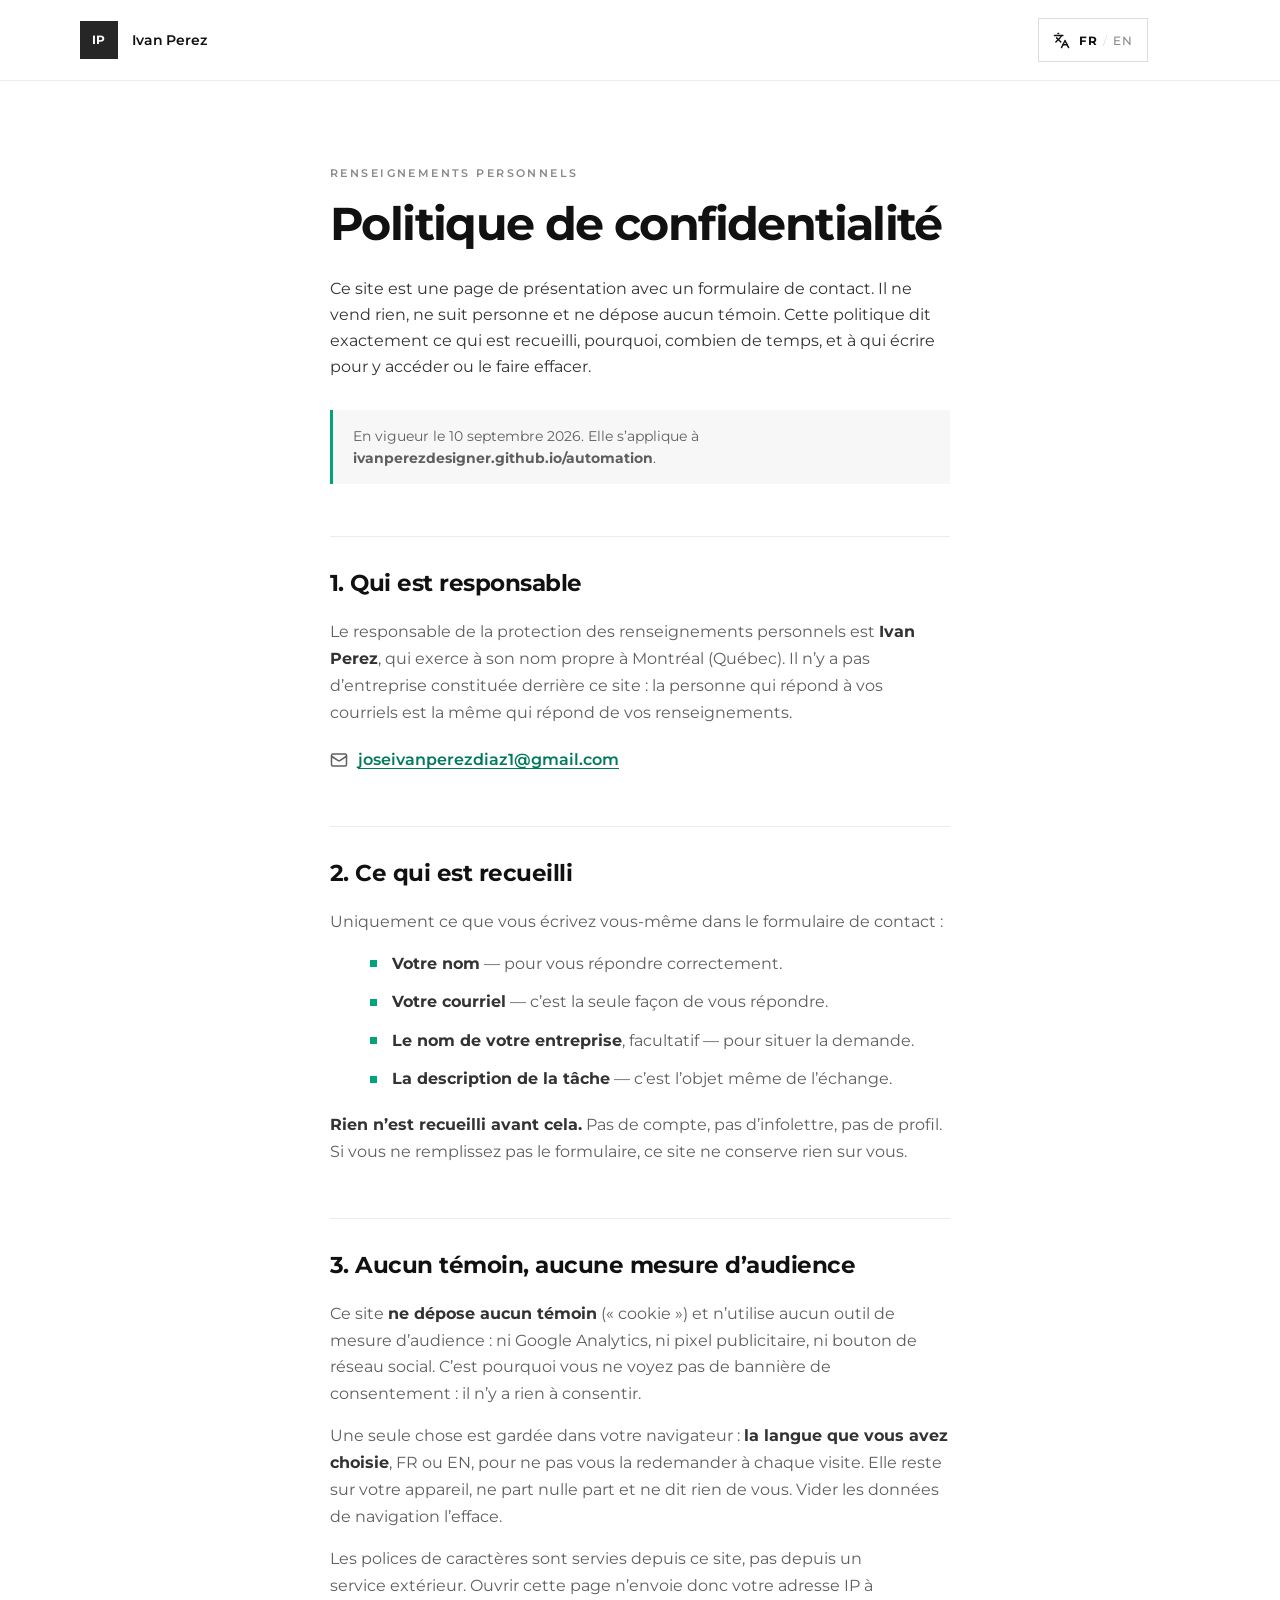
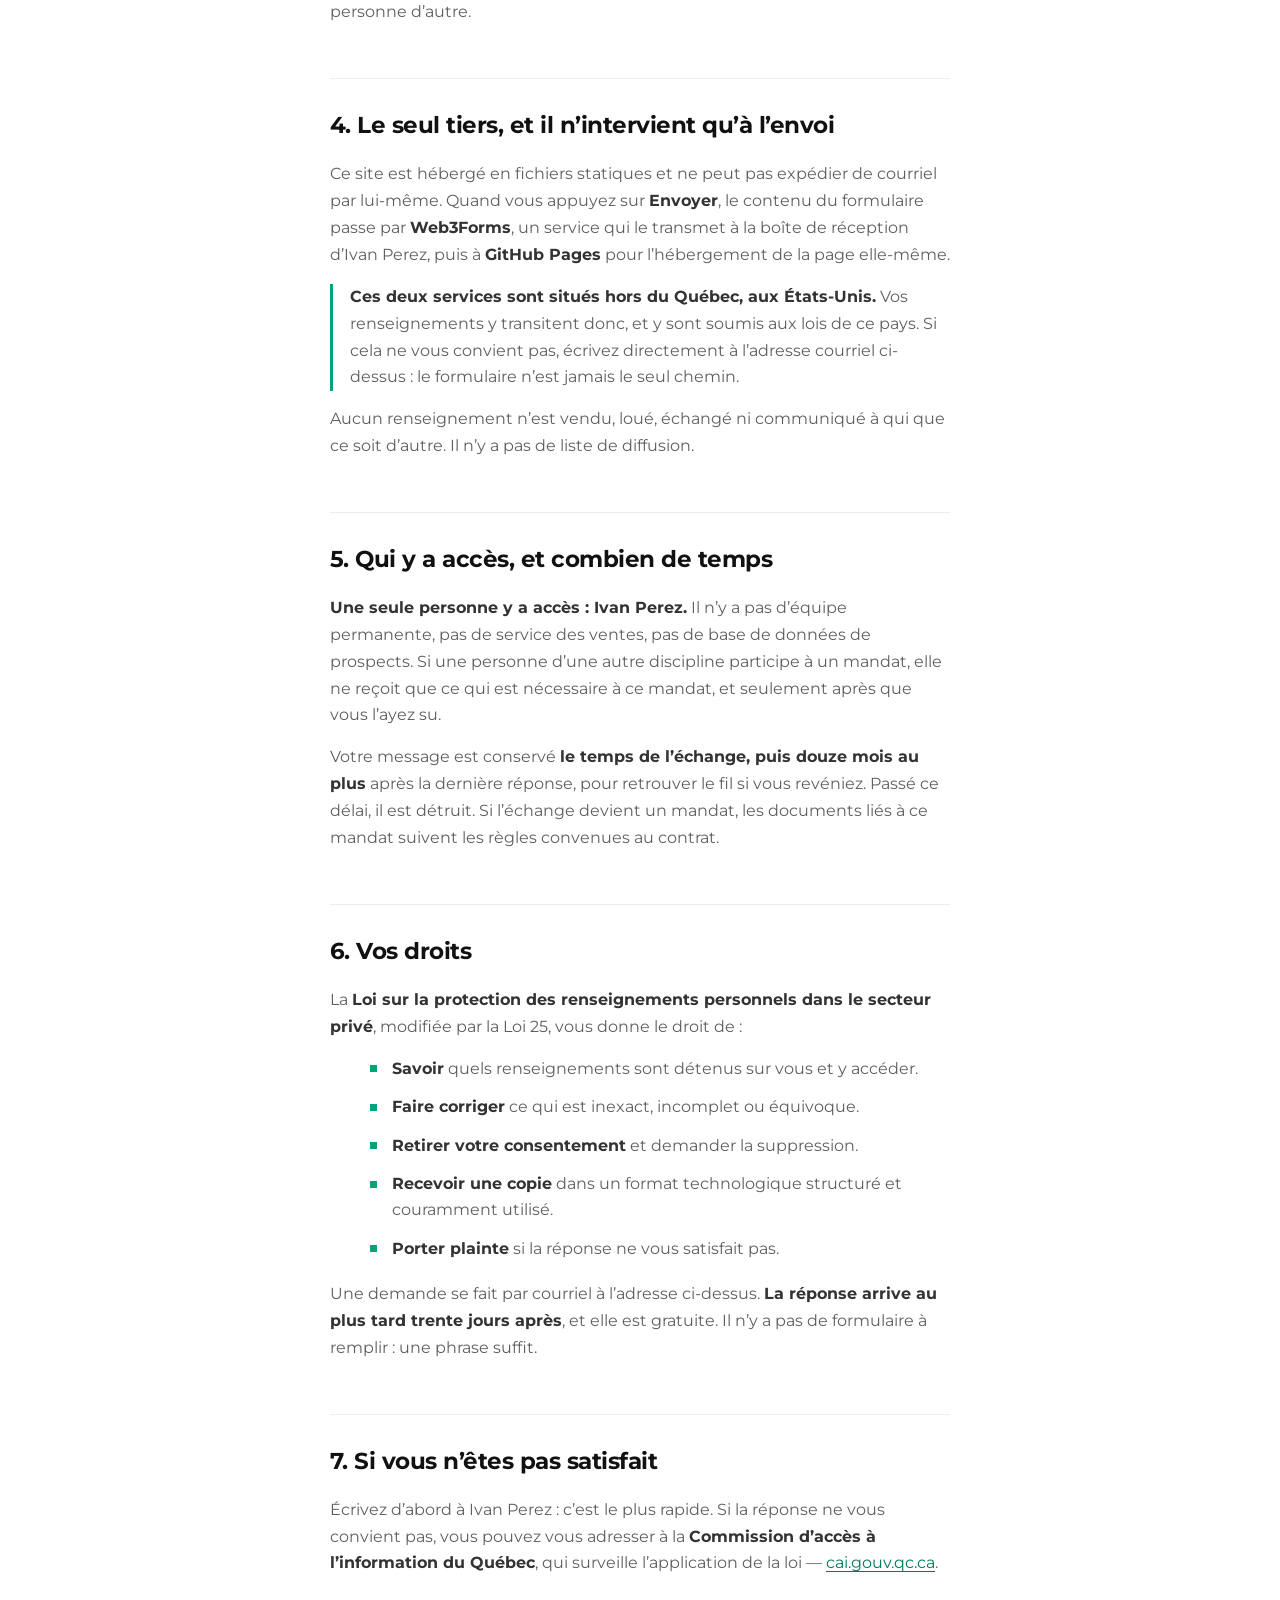
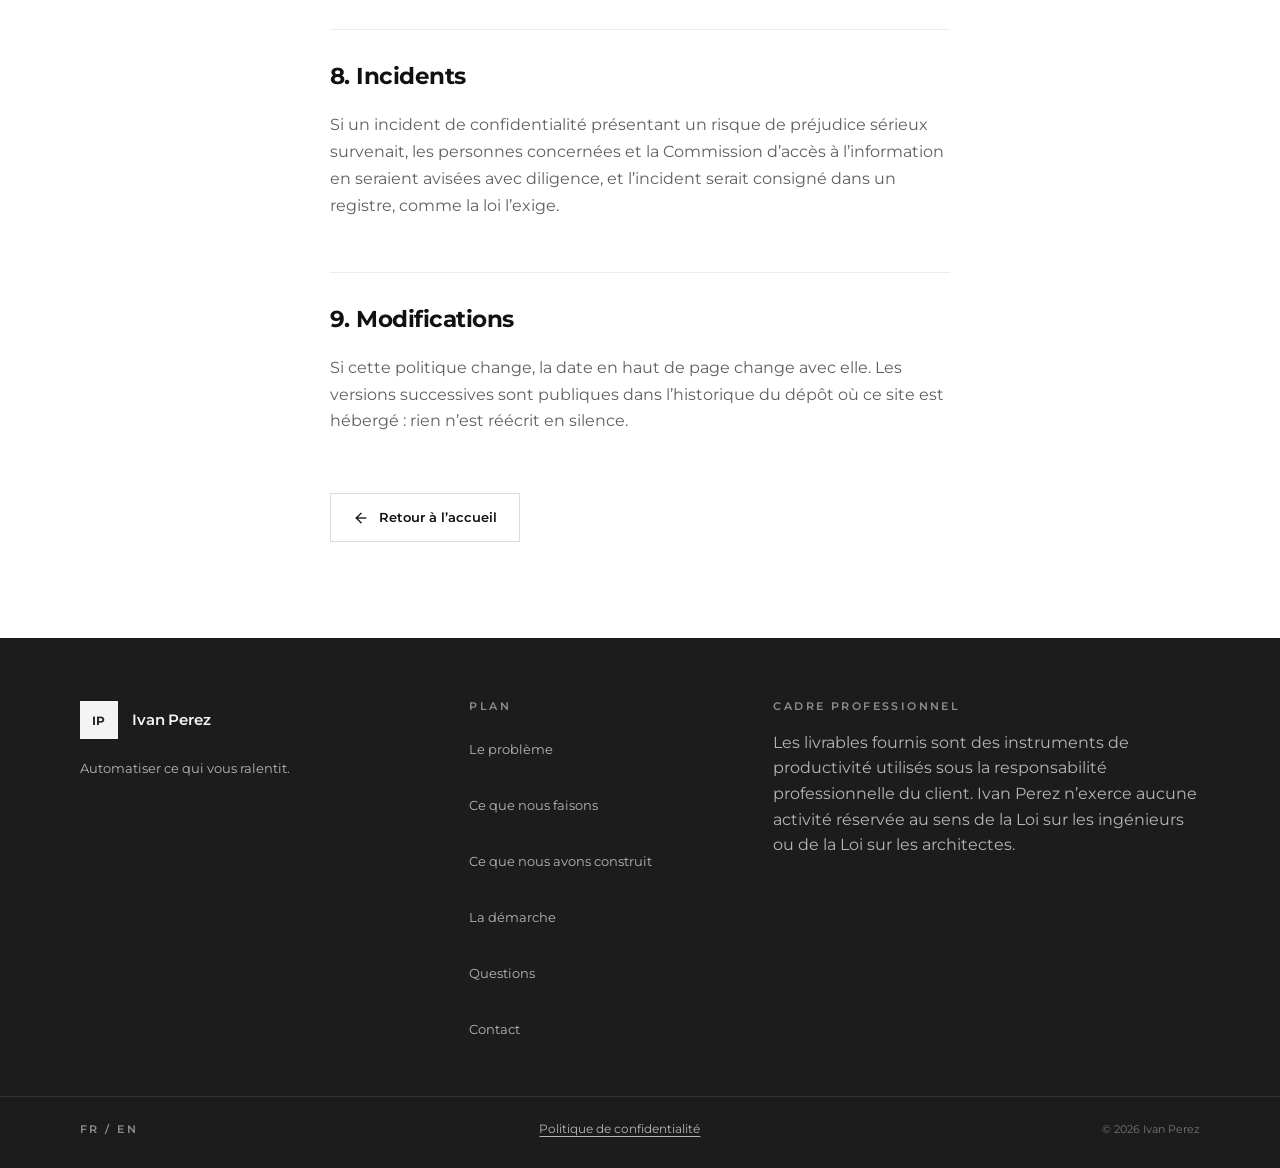
<file: politique-confidentialite.html>
<!doctype html>
<html lang="fr-CA" data-lang="fr">
<head>
<meta charset="utf-8">
<meta name="viewport" content="width=device-width, initial-scale=1">
<title>Politique de confidentialité — Ivan Perez</title>
<meta name="description" content="Ce que ce site recueille, pourquoi, combien de temps, et à qui écrire pour y accéder ou le faire effacer. Loi 25 (Québec). FR/EN.">
<meta name="author" content="Ivan Perez">
<meta name="robots" content="index, follow">
<link rel="stylesheet" href="css/styles.css?v=2026-09-10b">
</head>
<body>

<svg class="sprite" aria-hidden="true" focusable="false" xmlns="http://www.w3.org/2000/svg">
  <!-- Lucide icons (ISC licence) -->
  <symbol id="i-arrow-up" viewBox="0 0 24 24"><path d="m5 12 7-7 7 7"/><path d="M12 19V5"/></symbol>
  <symbol id="i-arrow-left" viewBox="0 0 24 24"><path d="M19 12H5"/><path d="m12 19-7-7 7-7"/></symbol>
  <symbol id="i-languages" viewBox="0 0 24 24"><path d="m5 8 6 6"/><path d="m4 14 6-6 2-3"/><path d="M2 5h12"/><path d="M7 2h1"/><path d="m22 22-5-10-5 10"/><path d="M14 18h6"/></symbol>
  <symbol id="i-mail" viewBox="0 0 24 24"><rect width="20" height="16" x="2" y="4" rx="2"/><path d="m22 7-8.97 5.7a1.94 1.94 0 0 1-2.06 0L2 7"/></symbol>
</svg>

<div class="progress" aria-hidden="true"><span class="progress__bar" id="progressBar"></span></div>

<a class="skip" href="#doc"><span lang="fr">Aller au contenu</span><span lang="en">Skip to content</span></a>

<header class="nav" id="nav">
  <div class="nav__inner">
    <a class="nav__brand" href="index.html">
      <span class="mark">IP</span>
      <span class="nav__name">
        <strong>Ivan Perez</strong>
      </span>
    </a>

    <nav class="nav__menu" id="navMenu" aria-label="Navigation">
      <a href="index.html#probleme"><span lang="fr">Le probl&egrave;me</span><span lang="en">The problem</span></a>
      <a href="index.html#faire"><span lang="fr">Ce que nous faisons</span><span lang="en">What we do</span></a>
      <a href="index.html#preuves"><span lang="fr">Ce que nous avons construit</span><span lang="en">What we have built</span></a>
      <a href="index.html#demarche"><span lang="fr">La d&eacute;marche</span><span lang="en">How it works</span></a>
      <a href="index.html#questions"><span lang="fr">Questions</span><span lang="en">Questions</span></a>
      <a class="btn btn--solid nav__cta" href="index.html#contact">
        <span lang="fr">Parlons trente minutes</span><span lang="en">Let&rsquo;s talk for thirty minutes</span>
      </a>
    </nav>

    <div class="nav__tools">
      <button class="lang" id="langToggle" type="button" aria-label="English">
        <svg class="ico" aria-hidden="true"><use href="#i-languages"></use></svg>
        <span class="lang__pair"><b>FR</b><i>/</i><s>EN</s></span>
      </button>
      <button class="nav__toggle" id="navToggle" aria-expanded="false" aria-controls="navMenu" aria-label="Menu">
        <span></span><span></span><span></span>
      </button>
    </div>
  </div>
</header>

<main id="doc" class="legal">
  <div class="wrap legal__wrap">

    <p class="eyebrow"><span lang="fr">Renseignements personnels</span><span lang="en">Personal information</span></p>
    <h1 lang="fr">Politique de confidentialit&eacute;</h1>
    <h1 lang="en">Privacy policy</h1>

    <p class="lead" lang="fr">Ce site est une page de pr&eacute;sentation avec un formulaire de contact. Il ne vend rien, ne suit personne et ne d&eacute;pose aucun t&eacute;moin. Cette politique dit exactement ce qui est recueilli, pourquoi, combien de temps, et &agrave; qui &eacute;crire pour y acc&eacute;der ou le faire effacer.</p>
    <p class="lead" lang="en">This site is a presentation page with a contact form. It sells nothing, tracks nobody and sets no cookies. This policy says exactly what is collected, why, for how long, and whom to write to in order to see it or have it erased.</p>

    <p class="legal__date">
      <span lang="fr">En vigueur le 10 septembre 2026. Elle s&rsquo;applique &agrave; <b>ivanperezdesigner.github.io/automation</b>.</span>
      <span lang="en">In effect on 10 September 2026. It applies to <b>ivanperezdesigner.github.io/automation</b>.</span>
    </p>

    <!-- ------------------------------------------------------------ 1 -->
    <section class="legal__block">
      <h2 lang="fr">1. Qui est responsable</h2>
      <h2 lang="en">1. Who is responsible</h2>

      <p lang="fr">Le responsable de la protection des renseignements personnels est <b>Ivan Perez</b>, qui exerce &agrave; son nom propre &agrave; Montr&eacute;al (Qu&eacute;bec). Il n&rsquo;y a pas d&rsquo;entreprise constitu&eacute;e derri&egrave;re ce site&nbsp;: la personne qui r&eacute;pond &agrave; vos courriels est la m&ecirc;me qui r&eacute;pond de vos renseignements.</p>
      <p lang="en">The person responsible for the protection of personal information is <b>Ivan Perez</b>, working under his own name in Montr&eacute;al, Qu&eacute;bec. There is no incorporated company behind this site: the person who answers your emails is the same one accountable for your information.</p>

      <p class="legal__mail">
        <svg class="ico" aria-hidden="true"><use href="#i-mail"></use></svg>
        <a href="mailto:joseivanperezdiaz1@gmail.com">joseivanperezdiaz1@gmail.com</a>
      </p>
    </section>

    <!-- ------------------------------------------------------------ 2 -->
    <section class="legal__block">
      <h2 lang="fr">2. Ce qui est recueilli</h2>
      <h2 lang="en">2. What is collected</h2>

      <p lang="fr">Uniquement ce que vous &eacute;crivez vous-m&ecirc;me dans le formulaire de contact&nbsp;:</p>
      <p lang="en">Only what you type into the contact form yourself:</p>

      <ul class="legal__list">
        <li><span lang="fr"><b>Votre nom</b> &mdash; pour vous r&eacute;pondre correctement.</span><span lang="en"><b>Your name</b> &mdash; so we can address you properly.</span></li>
        <li><span lang="fr"><b>Votre courriel</b> &mdash; c&rsquo;est la seule fa&ccedil;on de vous r&eacute;pondre.</span><span lang="en"><b>Your email</b> &mdash; the only way to reply to you.</span></li>
        <li><span lang="fr"><b>Le nom de votre entreprise</b>, facultatif &mdash; pour situer la demande.</span><span lang="en"><b>Your company name</b>, optional &mdash; to place the request in context.</span></li>
        <li><span lang="fr"><b>La description de la t&acirc;che</b> &mdash; c&rsquo;est l&rsquo;objet m&ecirc;me de l&rsquo;&eacute;change.</span><span lang="en"><b>The task you describe</b> &mdash; that is the subject of the exchange itself.</span></li>
      </ul>

      <p lang="fr"><b>Rien n&rsquo;est recueilli avant cela.</b> Pas de compte, pas d&rsquo;infolettre, pas de profil. Si vous ne remplissez pas le formulaire, ce site ne conserve rien sur vous.</p>
      <p lang="en"><b>Nothing is collected before that.</b> No account, no newsletter, no profile. If you do not fill in the form, this site keeps nothing about you.</p>
    </section>

    <!-- ------------------------------------------------------------ 3 -->
    <section class="legal__block">
      <h2 lang="fr">3. Aucun t&eacute;moin, aucune mesure d&rsquo;audience</h2>
      <h2 lang="en">3. No cookies, no analytics</h2>

      <p lang="fr">Ce site <b>ne d&eacute;pose aucun t&eacute;moin</b> (&laquo;&nbsp;cookie&nbsp;&raquo;) et n&rsquo;utilise aucun outil de mesure d&rsquo;audience&nbsp;: ni Google Analytics, ni pixel publicitaire, ni bouton de r&eacute;seau social. C&rsquo;est pourquoi vous ne voyez pas de banni&egrave;re de consentement&nbsp;: il n&rsquo;y a rien &agrave; consentir.</p>
      <p lang="en">This site <b>sets no cookies</b> and uses no analytics: no Google Analytics, no advertising pixel, no social network button. That is why you see no consent banner: there is nothing to consent to.</p>

      <p lang="fr">Une seule chose est gard&eacute;e dans votre navigateur&nbsp;: <b>la langue que vous avez choisie</b>, FR ou EN, pour ne pas vous la redemander &agrave; chaque visite. Elle reste sur votre appareil, ne part nulle part et ne dit rien de vous. Vider les donn&eacute;es de navigation l&rsquo;efface.</p>
      <p lang="en">One single thing is kept in your browser: <b>the language you picked</b>, FR or EN, so you are not asked again on every visit. It stays on your device, goes nowhere and says nothing about you. Clearing your browsing data removes it.</p>

      <p lang="fr">Les polices de caract&egrave;res sont servies depuis ce site, pas depuis un service ext&eacute;rieur. Ouvrir cette page n&rsquo;envoie donc votre adresse IP &agrave; personne d&rsquo;autre.</p>
      <p lang="en">The typefaces are served from this site, not from an outside service. Opening this page therefore sends your IP address to nobody else.</p>
    </section>

    <!-- ------------------------------------------------------------ 4 -->
    <section class="legal__block">
      <h2 lang="fr">4. Le seul tiers, et il n&rsquo;intervient qu&rsquo;&agrave; l&rsquo;envoi</h2>
      <h2 lang="en">4. The only third party, and only when you send</h2>

      <p lang="fr">Ce site est h&eacute;berg&eacute; en fichiers statiques et ne peut pas exp&eacute;dier de courriel par lui-m&ecirc;me. Quand vous appuyez sur <b>Envoyer</b>, le contenu du formulaire passe par <b>Web3Forms</b>, un service qui le transmet &agrave; la bo&icirc;te de r&eacute;ception d&rsquo;Ivan Perez, puis &agrave; <b>GitHub Pages</b> pour l&rsquo;h&eacute;bergement de la page elle-m&ecirc;me.</p>
      <p lang="en">This site is hosted as static files and cannot send mail on its own. When you press <b>Send</b>, the contents of the form pass through <b>Web3Forms</b>, a service that forwards them to Ivan Perez&rsquo;s inbox, and through <b>GitHub Pages</b> for the hosting of the page itself.</p>

      <p class="legal__flag" lang="fr"><b>Ces deux services sont situ&eacute;s hors du Qu&eacute;bec, aux &Eacute;tats-Unis.</b> Vos renseignements y transitent donc, et y sont soumis aux lois de ce pays. Si cela ne vous convient pas, &eacute;crivez directement &agrave; l&rsquo;adresse courriel ci-dessus&nbsp;: le formulaire n&rsquo;est jamais le seul chemin.</p>
      <p class="legal__flag" lang="en"><b>Both services are located outside Qu&eacute;bec, in the United States.</b> Your information therefore passes through them and is subject to that country&rsquo;s laws. If that does not suit you, write straight to the email address above: the form is never the only route.</p>

      <p lang="fr">Aucun renseignement n&rsquo;est vendu, lou&eacute;, &eacute;chang&eacute; ni communiqu&eacute; &agrave; qui que ce soit d&rsquo;autre. Il n&rsquo;y a pas de liste de diffusion.</p>
      <p lang="en">No information is sold, rented, traded or passed to anybody else. There is no mailing list.</p>
    </section>

    <!-- ------------------------------------------------------------ 5 -->
    <section class="legal__block">
      <h2 lang="fr">5. Qui y a acc&egrave;s, et combien de temps</h2>
      <h2 lang="en">5. Who has access, and for how long</h2>

      <p lang="fr"><b>Une seule personne y a acc&egrave;s&nbsp;: Ivan Perez.</b> Il n&rsquo;y a pas d&rsquo;&eacute;quipe permanente, pas de service des ventes, pas de base de donn&eacute;es de prospects. Si une personne d&rsquo;une autre discipline participe &agrave; un mandat, elle ne re&ccedil;oit que ce qui est n&eacute;cessaire &agrave; ce mandat, et seulement apr&egrave;s que vous l&rsquo;ayez su.</p>
      <p lang="en"><b>One person has access: Ivan Perez.</b> There is no standing team, no sales department, no prospect database. If someone from another discipline takes part in an engagement, they receive only what that engagement requires, and only after you have been told.</p>

      <p lang="fr">Votre message est conserv&eacute; <b>le temps de l&rsquo;&eacute;change, puis douze mois au plus</b> apr&egrave;s la derni&egrave;re r&eacute;ponse, pour retrouver le fil si vous rev&eacute;niez. Pass&eacute; ce d&eacute;lai, il est d&eacute;truit. Si l&rsquo;&eacute;change devient un mandat, les documents li&eacute;s &agrave; ce mandat suivent les r&egrave;gles convenues au contrat.</p>
      <p lang="en">Your message is kept <b>for as long as the exchange lasts, then at most twelve months</b> after the last reply, so the thread can be found again if you come back. After that it is destroyed. If the exchange becomes an engagement, documents tied to it follow the rules agreed in the contract.</p>
    </section>

    <!-- ------------------------------------------------------------ 6 -->
    <section class="legal__block">
      <h2 lang="fr">6. Vos droits</h2>
      <h2 lang="en">6. Your rights</h2>

      <p lang="fr">La <b>Loi sur la protection des renseignements personnels dans le secteur priv&eacute;</b>, modifi&eacute;e par la Loi 25, vous donne le droit de&nbsp;:</p>
      <p lang="en">Quebec&rsquo;s <b>Act respecting the protection of personal information in the private sector</b>, as amended by Law 25, gives you the right to:</p>

      <ul class="legal__list">
        <li><span lang="fr"><b>Savoir</b> quels renseignements sont d&eacute;tenus sur vous et y acc&eacute;der.</span><span lang="en"><b>Know</b> what information is held about you and see it.</span></li>
        <li><span lang="fr"><b>Faire corriger</b> ce qui est inexact, incomplet ou &eacute;quivoque.</span><span lang="en"><b>Have corrected</b> anything inaccurate, incomplete or ambiguous.</span></li>
        <li><span lang="fr"><b>Retirer votre consentement</b> et demander la suppression.</span><span lang="en"><b>Withdraw your consent</b> and ask for deletion.</span></li>
        <li><span lang="fr"><b>Recevoir une copie</b> dans un format technologique structur&eacute; et couramment utilis&eacute;.</span><span lang="en"><b>Receive a copy</b> in a structured, commonly used technological format.</span></li>
        <li><span lang="fr"><b>Porter plainte</b> si la r&eacute;ponse ne vous satisfait pas.</span><span lang="en"><b>Complain</b> if the answer does not satisfy you.</span></li>
      </ul>

      <p lang="fr">Une demande se fait par courriel &agrave; l&rsquo;adresse ci-dessus. <b>La r&eacute;ponse arrive au plus tard trente jours apr&egrave;s</b>, et elle est gratuite. Il n&rsquo;y a pas de formulaire &agrave; remplir&nbsp;: une phrase suffit.</p>
      <p lang="en">A request is made by email to the address above. <b>The answer comes within thirty days at the latest</b>, and it is free. There is no form to fill in: one sentence is enough.</p>
    </section>

    <!-- ------------------------------------------------------------ 7 -->
    <section class="legal__block">
      <h2 lang="fr">7. Si vous n&rsquo;&ecirc;tes pas satisfait</h2>
      <h2 lang="en">7. If you are not satisfied</h2>

      <p lang="fr">&Eacute;crivez d&rsquo;abord &agrave; Ivan Perez&nbsp;: c&rsquo;est le plus rapide. Si la r&eacute;ponse ne vous convient pas, vous pouvez vous adresser &agrave; la <b>Commission d&rsquo;acc&egrave;s &agrave; l&rsquo;information du Qu&eacute;bec</b>, qui surveille l&rsquo;application de la loi &mdash; <a href="https://www.cai.gouv.qc.ca" rel="noopener">cai.gouv.qc.ca</a>.</p>
      <p lang="en">Write to Ivan Perez first: it is the fastest route. If the answer does not suit you, you may take the matter to the <b>Commission d&rsquo;acc&egrave;s &agrave; l&rsquo;information du Qu&eacute;bec</b>, which oversees the application of the law &mdash; <a href="https://www.cai.gouv.qc.ca" rel="noopener">cai.gouv.qc.ca</a>.</p>
    </section>

    <!-- ------------------------------------------------------------ 8 -->
    <section class="legal__block">
      <h2 lang="fr">8. Incidents</h2>
      <h2 lang="en">8. Incidents</h2>

      <p lang="fr">Si un incident de confidentialit&eacute; pr&eacute;sentant un risque de pr&eacute;judice s&eacute;rieux survenait, les personnes concern&eacute;es et la Commission d&rsquo;acc&egrave;s &agrave; l&rsquo;information en seraient avis&eacute;es avec diligence, et l&rsquo;incident serait consign&eacute; dans un registre, comme la loi l&rsquo;exige.</p>
      <p lang="en">Should a confidentiality incident presenting a risk of serious injury occur, the people concerned and the Commission d&rsquo;acc&egrave;s &agrave; l&rsquo;information would be notified promptly, and the incident recorded in a register, as the law requires.</p>
    </section>

    <!-- ------------------------------------------------------------ 9 -->
    <section class="legal__block">
      <h2 lang="fr">9. Modifications</h2>
      <h2 lang="en">9. Changes</h2>

      <p lang="fr">Si cette politique change, la date en haut de page change avec elle. Les versions successives sont publiques dans l&rsquo;historique du d&eacute;p&ocirc;t o&ugrave; ce site est h&eacute;berg&eacute;&nbsp;: rien n&rsquo;est r&eacute;&eacute;crit en silence.</p>
      <p lang="en">If this policy changes, the date at the top changes with it. Successive versions are public in the history of the repository this site is hosted from: nothing is rewritten quietly.</p>
    </section>

    <p class="legal__back">
      <a class="btn btn--ghost" href="index.html">
        <svg class="ico" aria-hidden="true"><use href="#i-arrow-left"></use></svg>
        <span lang="fr">Retour &agrave; l&rsquo;accueil</span><span lang="en">Back to the home page</span>
      </a>
    </p>

  </div>
</main>

<footer class="foot">
  <div class="wrap foot__grid">
    <div class="foot__brand">
      <a class="nav__brand" href="index.html"><span class="mark mark--light">IP</span><span class="nav__name"><strong>Ivan Perez</strong></span></a>
      <p lang="fr">Automatiser ce qui vous ralentit.</p>
      <p lang="en">Automating what slows you down.</p>
    </div>
    <nav class="foot__nav" aria-label="Plan">
      <p class="eyebrow eyebrow--dark"><span lang="fr">Plan</span><span lang="en">Sitemap</span></p>
      <a href="index.html#probleme"><span lang="fr">Le probl&egrave;me</span><span lang="en">The problem</span></a>
      <a href="index.html#faire"><span lang="fr">Ce que nous faisons</span><span lang="en">What we do</span></a>
      <a href="index.html#preuves"><span lang="fr">Ce que nous avons construit</span><span lang="en">What we have built</span></a>
      <a href="index.html#demarche"><span lang="fr">La d&eacute;marche</span><span lang="en">How it works</span></a>
      <a href="index.html#questions"><span lang="fr">Questions</span><span lang="en">Questions</span></a>
      <a href="index.html#contact"><span lang="fr">Contact</span><span lang="en">Contact</span></a>
    </nav>
    <div class="foot__legal">
      <p class="eyebrow eyebrow--dark"><span lang="fr">Cadre professionnel</span><span lang="en">Professional framework</span></p>
      <p lang="fr">Les livrables fournis sont des instruments de productivit&eacute; utilis&eacute;s sous la responsabilit&eacute; professionnelle du client. Ivan Perez n&rsquo;exerce aucune activit&eacute; r&eacute;serv&eacute;e au sens de la Loi sur les ing&eacute;nieurs ou de la Loi sur les architectes.</p>
      <p lang="en">The deliverables provided are productivity instruments, used under the client&rsquo;s own professional responsibility. Ivan Perez performs no activity reserved under the Engineers Act or the Architects Act.</p>
    </div>
  </div>
  <div class="wrap foot__bar">
    <p class="eyebrow eyebrow--dark">FR / EN</p>
    <a class="foot__privacy" href="politique-confidentialite.html">
      <span lang="fr">Politique de confidentialit&eacute;</span><span lang="en">Privacy policy</span>
    </a>
    <p>&copy; <span id="year">2026</span> Ivan Perez</p>
  </div>
</footer>

<button class="totop" id="toTop" type="button" aria-label="Top">
  <svg class="ico" aria-hidden="true"><use href="#i-arrow-up"></use></svg>
</button>

<script src="js/main.js?v=2026-09-10b"></script>
</body>
</html>
</file>
<file: css/styles.css>
/* Montserrat, served from this repository so that no visitor's address
   reaches a third party before they have asked for anything. One variable
   file per subset covers 400 to 700 - Google's four weights were the same
   bytes. Licence SIL OFL 1.1, which allows this. */
@font-face {
  font-family: 'Montserrat';
  font-style: normal;
  font-weight: 400 700;
  font-display: swap;
  src: url('../fonts/montserrat-latin-ext.woff2') format('woff2');
  unicode-range: U+0100-02BA, U+02BD-02C5, U+02C7-02CC, U+02CE-02D7, U+02DD-02FF, U+0304, U+0308, U+0329, U+1D00-1DBF, U+1E00-1E9F, U+1EF2-1EFF, U+2020, U+20A0-20AB, U+20AD-20C0, U+2113, U+2C60-2C7F, U+A720-A7FF;
}
@font-face {
  font-family: 'Montserrat';
  font-style: normal;
  font-weight: 400 700;
  font-display: swap;
  src: url('../fonts/montserrat-latin.woff2') format('woff2');
  unicode-range: U+0000-00FF, U+0131, U+0152-0153, U+02BB-02BC, U+02C6, U+02DA, U+02DC, U+0304, U+0308, U+0329, U+2000-206F, U+20AC, U+2122, U+2191, U+2193, U+2212, U+2215, U+FEFF, U+FFFD;
}

/* ==========================================================================
   Ivan Perez - landing page
   Palette and type follow presentation/ and prospection/:
   ink #111111, graphite #262626, accent #00a37a (#35d6a4 on graphite),
   Montserrat 400/500/600/700.

   The accent has one job on this page: the active, current or affirmative
   state, plus the rules over the proof figures. It is never decoration.
   ========================================================================== */

:root {
  --ink: #111111;
  --graphite: #262626;
  --graphite-deep: #1c1c1c;
  --accent: #00a37a;
  --accent-dark: #007a5b;
  --accent-light: #35d6a4;
  --paper: #ffffff;
  --paper-soft: #f7f7f7;
  --paper-mute: #f4f4f4;
  --line: #dcdcdc;
  --line-soft: #ececec;
  --line-dark: #464646;
  --text: #333333;
  --text-soft: #5f5f5f;
  --text-mute: #6b6b6b;
  --text-faint: #8a8a8a;
  --text-dark: #b6b6b6;
  --text-dark-mute: #8d8d8d;

  --gutter: 80px;
  --maxw: 1440px;
  --ease: cubic-bezier(0.22, 0.61, 0.36, 1);
  --ease-out: cubic-bezier(0.16, 1, 0.3, 1);
}

*, *::before, *::after { box-sizing: border-box; }

html { scroll-behavior: smooth; }

[id] { scroll-margin-top: 96px; }

body {
  margin: 0;
  background: var(--paper);
  color: var(--ink);
  font-family: 'Montserrat', 'Segoe UI', Arial, sans-serif;
  font-size: 16px;
  line-height: 1.6;
  -webkit-font-smoothing: antialiased;
}

img { max-width: 100%; display: block; }

a { color: var(--accent); text-decoration: none; transition: color 160ms var(--ease); }
a:hover { color: var(--accent-dark); }

:focus-visible { outline: 2px solid var(--accent); outline-offset: 3px; }

h1, h2, h3 { margin: 0; font-weight: 700; text-wrap: balance; }
h1 {
  font-size: clamp(36px, 4.4vw, 64px);
  line-height: 1.3; letter-spacing: -0.042em;
}
h2 {
  font-size: clamp(31px, 3.6vw, 52px);
  line-height: 1.16; letter-spacing: -0.038em;
}
h2:has(.boxed) { line-height: 1.42; }
h3 { font-size: clamp(20px, 1.6vw, 25px); letter-spacing: -0.024em; line-height: 1.28; }
p { margin: 0; text-wrap: pretty; }

.wrap { max-width: var(--maxw); margin: 0 auto; padding: 0 var(--gutter); }

.skip {
  position: absolute; left: -9999px; top: 0; z-index: 200;
  background: var(--ink); color: #fff; padding: 12px 18px; font-size: 13px; font-weight: 600;
}
.skip:focus { left: 12px; top: 12px; color: #fff; }

/* --------------------------------------------------------------- shared */

/* the eyebrow survives only where it labels something that is not a
   heading: the two footer columns. Above a heading it was noise. */
.eyebrow {
  display: flex; align-items: center; gap: 16px;
  font-size: 11px; font-weight: 600; letter-spacing: 0.22em;
  text-transform: uppercase; color: var(--text-faint);
}
.eyebrow--dark { color: var(--text-dark-mute); }

.rule { display: block; width: 56px; height: 3px; background: var(--accent); flex-shrink: 0; }

.lead { font-size: clamp(16px, 1.2vw, 19px); line-height: 1.62; color: var(--text); }

.boxed {
  display: inline; background: var(--ink); color: #fff; padding: 9px 18px;
  -webkit-box-decoration-break: clone; box-decoration-break: clone;
}
.boxed--light { background: var(--paper-mute); color: var(--ink); }

/* Lucide icons, inlined as a sprite (ISC licence) */
.sprite { position: absolute; width: 0; height: 0; overflow: hidden; }

/* The hidden attribute only carries display:none from the browser sheet, so
   any author rule with a display beats it. Every element toggled with .hidden
   in main.js needs this, and stating it once means the next one cannot be
   forgotten - which is exactly how the confirmation panel shipped visible on
   2026-09-09. */
[hidden] { display: none !important; }
.ico {
  width: 18px; height: 18px; flex-shrink: 0;
  fill: none; stroke: currentColor; stroke-width: 2;
  stroke-linecap: round; stroke-linejoin: round;
}
.ico--accent { stroke: var(--accent); }
.btn .ico { width: 16px; height: 16px; }

/* one language at a time - the toggle flips [data-lang] on <html> */
html[data-lang="fr"] [lang="en"] { display: none !important; }
html[data-lang="en"] [lang="fr"] { display: none !important; }

.mark {
  width: 38px; height: 38px; flex-shrink: 0;
  background: var(--graphite); color: #fff;
  display: flex; align-items: center; justify-content: center;
  font-size: 12px; font-weight: 700; letter-spacing: 0.08em;
}
.mark--light { background: var(--paper-mute); color: var(--graphite); }

.btn {
  display: inline-flex; align-items: center; justify-content: center; gap: 10px;
  padding: 13px 22px; font-size: 13px; font-weight: 600; font-family: inherit;
  border: 1px solid transparent; cursor: pointer;
  transition: background 200ms var(--ease), color 200ms var(--ease),
              border-color 200ms var(--ease), transform 200ms var(--ease),
              box-shadow 200ms var(--ease);
}
.btn svg { width: 15px; height: 15px; fill: none; stroke: currentColor; stroke-width: 2; stroke-linecap: square; }
.btn--lg { padding: 20px 32px; font-size: 15px; }
.btn--block { width: 100%; }
.btn--solid { background: var(--ink); color: #fff; }
.btn--solid:hover {
  background: var(--accent); color: #fff;
  transform: translateY(-3px); box-shadow: 0 12px 26px rgba(0, 122, 91, 0.24);
}
.btn--ghost { border-color: var(--line); color: var(--ink); }
.btn--ghost:hover {
  border-color: var(--ink); color: var(--ink);
  transform: translateY(-3px); box-shadow: 0 12px 26px rgba(17, 17, 17, 0.1);
}
.btn--light { background: var(--paper-mute); color: var(--ink); }
.btn--light:hover {
  background: var(--accent); color: #fff;
  transform: translateY(-3px); box-shadow: 0 12px 26px rgba(0, 0, 0, 0.3);
}
.btn--mini { padding: 8px 14px; font-size: 11px; letter-spacing: 0.08em; text-transform: uppercase;
             background: transparent; color: var(--accent-light); border-color: var(--line-dark); }
.btn--mini:hover { border-color: var(--accent-light); }

/* the arrow leans forward when the button is pressed toward */
.btn--solid:hover .ico, .btn--light:hover .ico { transform: translateX(3px); }
.btn .ico { transition: transform 200ms var(--ease); }

.media { margin: 0; overflow: hidden; background: #e8e8e8; }
.media img { width: 100%; height: 100%; object-fit: cover; }
.media--wide { height: 420px; }
.media--strip { height: 300px; }
.media--strip img, .media--wide img { will-change: transform; }
.media--dark { background: var(--graphite-deep); height: 460px; }
.media--dark img { opacity: 0.86; }
.media--tall { height: 520px; }

.section { padding: 132px 0 0; }
.section--tight { padding-top: 104px; }

.head {
  display: grid; grid-template-columns: 7fr 5fr; gap: 48px; align-items: end;
  border-bottom: 2px solid var(--ink); padding-bottom: 30px;
}
.head__left { display: flex; flex-direction: column; }
.head__right { display: flex; flex-direction: column; color: var(--text-soft); font-size: 16px; }
.head--stack { display: flex; flex-direction: column; align-items: flex-start;
               border-bottom: 0; padding-bottom: 0; }

/* ------------------------------------------------------------------- nav */

.progress { position: fixed; inset: 0 0 auto 0; height: 3px; z-index: 120; background: transparent; }
/* scaled, not widened: this one repaints on every scroll frame */
.progress__bar {
  display: block; height: 100%; width: 100%; background: var(--accent);
  transform: scaleX(0); transform-origin: left;
  transition: transform 90ms linear;
}

.nav {
  position: sticky; top: 0; z-index: 100;
  background: rgba(255, 255, 255, 0.94);
  border-bottom: 1px solid var(--line-soft);
  backdrop-filter: blur(8px);
  transition: box-shadow 220ms var(--ease), padding 220ms var(--ease);
}
.nav.is-stuck { box-shadow: 0 8px 30px rgba(17, 17, 17, 0.07); }
.nav__inner {
  max-width: var(--maxw); margin: 0 auto; padding: 18px var(--gutter);
  display: flex; align-items: center; justify-content: space-between; gap: 28px;
  transition: padding 220ms var(--ease);
}
.nav.is-stuck .nav__inner { padding-top: 12px; padding-bottom: 12px; }

.nav__brand { display: flex; align-items: center; gap: 14px; color: var(--ink); }
.nav__brand:hover { color: var(--ink); }
.nav__name { display: flex; flex-direction: column; line-height: 1.3; }
.nav__name strong { font-size: 14px; font-weight: 600; letter-spacing: -0.01em; }
.nav__menu { display: flex; align-items: center; gap: 22px; }
.nav__menu a { position: relative; font-size: 13px; font-weight: 500; color: var(--text-soft); white-space: nowrap; }
.nav__menu a:not(.nav__cta)::after {
  content: ""; position: absolute; left: 0; right: 0; bottom: -6px; height: 2px;
  background: var(--accent); transform: scaleX(0); transform-origin: left;
  transition: transform 260ms var(--ease);
}
.nav__menu a:hover, .nav__menu a.is-current { color: var(--ink); }
.nav__menu a.is-current::after, .nav__menu a:hover:not(.nav__cta)::after { transform: scaleX(1); }
.nav__cta { color: #fff !important; }

.nav__tools { display: flex; align-items: center; gap: 8px; }

.lang {
  display: inline-flex; align-items: center; gap: 9px; height: 44px; padding: 0 14px;
  background: none; border: 1px solid var(--line); cursor: pointer; font-family: inherit;
  color: var(--ink); transition: border-color 160ms var(--ease), color 160ms var(--ease);
}
.lang:hover { border-color: var(--ink); }
.lang .ico { width: 17px; height: 17px; }
.lang__pair { display: flex; align-items: center; gap: 5px; font-size: 12px; letter-spacing: 0.08em; }
.lang__pair b { font-weight: 700; }
.lang__pair i { font-style: normal; color: var(--line); }
.lang__pair s { text-decoration: none; font-weight: 500; color: var(--text-faint); }

.nav__toggle {
  display: none; width: 44px; height: 44px; background: none; border: 0; cursor: pointer;
  flex-direction: column; justify-content: center; gap: 6px; padding: 0 10px;
}
.nav__toggle span { display: block; height: 2px; background: var(--ink); transition: transform 220ms var(--ease), opacity 180ms var(--ease); }
.nav__toggle[aria-expanded="true"] span:nth-child(1) { transform: translateY(8px) rotate(45deg); }
.nav__toggle[aria-expanded="true"] span:nth-child(2) { opacity: 0; }
.nav__toggle[aria-expanded="true"] span:nth-child(3) { transform: translateY(-8px) rotate(-45deg); }

/* ------------------------------------------------------------------ hero */

.hero { padding: 84px 0 0; }
.hero__grid { display: grid; grid-template-columns: 7.6fr 4.4fr; gap: 56px; align-items: center; }
.hero__text { display: flex; flex-direction: column; gap: 30px; }
.hero__lead { max-width: 620px; }
.hero__actions { display: flex; flex-wrap: wrap; gap: 14px; }

.hero__points {
  list-style: none; margin: 60px 0 0; padding: 26px 0 0;
  border-top: 2px solid var(--ink);
  display: grid; grid-template-columns: repeat(3, minmax(0, 1fr)); gap: 34px;
}
.hero__points li { display: flex; align-items: flex-start; gap: 12px; font-size: 15px; line-height: 1.5; }
.hero__points .ico { margin-top: 3px; }

/* the hero illustration is workflow.svg, an animated file of its own.
   It is embedded as an <object> so that its SMIL animation plays; the page
   never styles or scripts it. */
.art { margin: 0; }
.art__svg {
  display: block; width: 100%; max-width: 620px; aspect-ratio: 1 / 1;
  margin: 0 auto; pointer-events: none;
}
.art__svg img { width: 100%; height: auto; }

/* --------------------------------------------------------------- marquee */

.marquee {
  margin-top: 78px; padding: 20px 0; overflow: hidden;
  border-top: 1px solid var(--line-soft); border-bottom: 1px solid var(--line-soft);
}
.marquee__track { display: flex; width: max-content; animation: slide 26s linear infinite; }
.marquee:hover .marquee__track { animation-play-state: paused; }
.marquee__group {
  display: flex; align-items: center; gap: 44px; padding-right: 44px;
  font-size: 13px; font-weight: 600; letter-spacing: 0.18em; text-transform: uppercase;
  color: #b4b4b4; white-space: nowrap;
}
.marquee__group i { color: var(--line); font-style: normal; }
@keyframes slide { from { transform: translateX(0); } to { transform: translateX(-50%); } }

/* ----------------------------------------------------------------- signs */

/* three symptoms, not three cards: a rule over each column, generous air,
   nothing boxed. They are simultaneous, so they carry no numbers. */
.signs { display: grid; grid-template-columns: repeat(3, minmax(0, 1fr)); gap: 56px; margin-top: 56px; }
.sign { display: flex; flex-direction: column; gap: 14px; padding-top: 22px; position: relative; }
.sign::before {
  content: ""; position: absolute; inset: 0 0 auto 0; height: 3px; background: var(--ink);
  transform: scaleX(0); transform-origin: left;
  transition: transform 760ms var(--ease-out) 120ms;
}
.sign.is-in::before { transform: scaleX(1); }
.sign h3 { font-size: clamp(21px, 1.7vw, 26px); }
.sign p { color: #444; font-size: 15.5px; line-height: 1.62; }
.sign__end {
  margin-top: 4px; padding-top: 14px; border-top: 1px solid var(--line-soft);
  font-weight: 600; color: var(--ink) !important;
}

/* ------------------------------------------------------------ band (cost) */

.band { margin-top: 132px; background: var(--graphite); color: var(--paper-mute); padding: 104px 0; }
.band__grid { display: grid; grid-template-columns: 7fr 5fr; gap: 56px; align-items: center; }
.band__text { display: flex; flex-direction: column; gap: 28px; }
.band__text .lead { color: var(--paper-mute); max-width: 620px; }

/* the pull-quote earns its weight from size and colour, not from a bar */
.pull {
  max-width: 640px; font-size: clamp(19px, 1.7vw, 25px); line-height: 1.42;
  font-weight: 600; letter-spacing: -0.022em; color: #fff;
  padding-top: 28px; border-top: 1px solid var(--line-dark);
}
.pull em { font-style: normal; color: var(--accent-light); }

/* ------------------------------------------------------------------ tabs */

.tabs { margin-top: 48px; }
.tabs__bar { display: flex; flex-wrap: wrap; border-bottom: 1px solid var(--line); }
.tab {
  display: flex; align-items: baseline; gap: 12px;
  padding: 0 30px 18px 0; margin: 0 30px -1px 0;
  background: none; border: 0; border-bottom: 3px solid transparent;
  font-family: inherit; font-size: 19px; font-weight: 600; letter-spacing: -0.02em;
  color: #8f8f8f; cursor: pointer;
  transition: color 180ms var(--ease), border-color 180ms var(--ease);
}
.tab i { font-style: normal; font-size: 12px; font-weight: 700; letter-spacing: 0.14em; color: #bcbcbc; transition: color 180ms var(--ease); }
.tab:hover { color: var(--ink); }
.tab.is-active { color: var(--ink); border-bottom-color: var(--ink); }
.tab.is-active i { color: var(--accent); }

.tabs__body { display: grid; grid-template-columns: 7fr 5fr; gap: 56px; margin-top: 48px; align-items: start; }
.tabs__panels { position: relative; }
.panel { display: flex; flex-direction: column; gap: 22px; }
.panel.is-entering { animation: rise 460ms var(--ease-out) both; }

.points { list-style: none; margin: 4px 0 0; padding: 0; display: flex; flex-direction: column; gap: 12px; }
.points li {
  position: relative; border-top: 1px solid var(--line-soft);
  padding: 12px 0 0 30px; font-size: 16px; line-height: 1.55;
}
.points li::before {
  content: ""; position: absolute; left: 2px; top: 20px;
  width: 14px; height: 2px; background: var(--accent);
}

/* ----------------------------------------------------------------- proof */

.proof { padding: 132px 0 0; }
.proof__head { display: flex; flex-direction: column; gap: 26px; max-width: 920px; }
.proof__head .lead { max-width: 720px; }

.figures {
  display: grid; grid-template-columns: repeat(4, minmax(0, 1fr)); gap: 40px;
  margin-top: 72px;
}
.fig { display: flex; flex-direction: column; gap: 10px; padding-top: 20px; border-top: 3px solid var(--accent); }
.fig__n {
  font-size: clamp(52px, 6.6vw, 96px); font-weight: 700; line-height: 0.94;
  letter-spacing: -0.055em; color: var(--ink);
  font-variant-numeric: tabular-nums; font-feature-settings: "tnum" 1;
}
.fig__l {
  font-size: 12px; font-weight: 600; letter-spacing: 0.16em;
  text-transform: uppercase; color: var(--text-mute); line-height: 1.5;
}

.cases { list-style: none; margin: 88px 0 0; padding: 0; display: flex; flex-direction: column; }
.case {
  display: grid; grid-template-columns: 132px minmax(0, 1fr); gap: 40px;
  border-top: 1px solid var(--line); padding: 44px 0;
}
.case:last-child { border-bottom: 1px solid var(--line); }
.case__id span {
  display: block; font-size: 60px; font-weight: 700; line-height: 1;
  letter-spacing: -0.05em; color: #cfcfcf;
  transition: color 320ms var(--ease);
}
.case:hover .case__id span { color: var(--accent); }
.case__body { display: flex; flex-direction: column; gap: 16px; max-width: 860px; }
.case__body h3 { font-size: clamp(21px, 1.8vw, 28px); }
.case__body p { font-size: 16px; line-height: 1.62; color: var(--text); }
.case__limit {
  margin-top: 6px; padding-top: 18px; border-top: 1px solid var(--line-soft);
  font-size: 15px !important; color: var(--text-soft) !important;
}
.case__limit strong { color: var(--ink); font-weight: 600; }

/* ------------------------------------------------------------------- who */

.who { margin-top: 132px; background: var(--graphite); color: var(--paper-mute); padding: 104px 0; }
.who__grid { display: grid; grid-template-columns: 7fr 5fr; gap: 64px; align-items: start; }
.who__text { display: flex; flex-direction: column; gap: 26px; }
.who__text h2 { color: #fff; max-width: 20ch; }
.who__text .lead { color: var(--paper-mute); max-width: 620px; }
.who__text p:not(.lead) { font-size: 16px; line-height: 1.62; color: var(--text-dark); max-width: 620px; }

.who__list { list-style: none; margin: 0; padding: 0; display: flex; flex-direction: column; }
.who__list li {
  display: flex; flex-direction: column; gap: 8px;
  padding: 26px 0; border-top: 1px solid var(--line-dark);
}
.who__list li:last-child { border-bottom: 1px solid var(--line-dark); }
.who__list h3 { font-size: 18px; font-weight: 600; letter-spacing: -0.01em; color: var(--accent-light); }
.who__list p { font-size: 15px; line-height: 1.6; color: var(--text-dark); }

/* --------------------------------------------------------------- pillars */

.pillars {
  display: grid; grid-template-columns: 5fr 7fr; gap: 48px; align-items: center;
  background: var(--paper-soft); padding: 62px 64px;
}
.pillars__title { display: flex; flex-direction: column; gap: 18px; }
.pillars__list { display: grid; grid-template-columns: repeat(3, minmax(0, 1fr)); gap: 30px; }
.pillar { display: flex; flex-direction: column; gap: 10px; border-top: 3px solid var(--ink); padding-top: 16px; }
.pillar h3 { font-size: 17px; font-weight: 600; letter-spacing: 0; }
.pillar p { font-size: 14px; line-height: 1.55; color: var(--text-soft); }

/* ----------------------------------------------------------------- steps */

.steps { display: grid; grid-template-columns: 5fr 7fr; gap: 48px; align-items: stretch; margin-top: 48px; }
.steps__rail { display: flex; flex-direction: column; }
.step {
  display: flex; align-items: flex-start; gap: 22px; text-align: left;
  padding: 26px 24px; background: var(--paper); border: 0; border-left: 3px solid var(--line-soft);
  font-family: inherit; color: var(--text-soft); cursor: pointer;
  transition: background 180ms var(--ease), border-color 180ms var(--ease), color 180ms var(--ease);
}
.step i { font-style: normal; font-size: 13px; font-weight: 700; letter-spacing: 0.14em; color: #bcbcbc; width: 34px; flex-shrink: 0; }
.step span { font-size: 19px; font-weight: 600; line-height: 1.35; letter-spacing: -0.02em; }
.step:hover { background: var(--paper-soft); }
.step.is-active { background: var(--paper-soft); border-left-color: var(--accent); color: var(--ink); }
.step.is-active i { color: var(--accent); }

.steps__panels { background: var(--paper-soft); padding: 50px 52px; display: flex; align-items: center; }
.spanel { display: flex; flex-direction: column; gap: 20px; width: 100%; }
.spanel.is-entering { animation: rise 460ms var(--ease-out) both; }
.tag { font-size: 12px; font-weight: 700; letter-spacing: 0.18em; color: var(--accent); }

/* ------------------------------------------------------------------- faq */

.faq__grid { display: grid; grid-template-columns: 4fr 8fr; gap: 56px; align-items: start; }
.faq__intro { display: flex; flex-direction: column; gap: 22px; }
.faq__intro p:last-child { font-size: 15px; color: var(--text-soft); }
.faq { display: flex; flex-direction: column; border-bottom: 1px solid var(--line); }
.faq__item { border-top: 1px solid var(--line); }
.faq__q {
  display: flex; align-items: center; justify-content: space-between; gap: 30px;
  width: 100%; padding: 26px 4px; background: none; border: 0; cursor: pointer;
  font-family: inherit; font-size: clamp(17px, 1.4vw, 21px); font-weight: 600;
  line-height: 1.35; letter-spacing: -0.022em; color: var(--ink); text-align: left;
  transition: color 160ms var(--ease);
}
.faq__q:hover { color: var(--accent); }
.faq__q i { position: relative; width: 18px; height: 18px; flex-shrink: 0; }
.faq__q i::before, .faq__q i::after {
  content: ""; position: absolute; left: 0; top: 8px; width: 18px; height: 2px;
  background: var(--accent); transition: transform 300ms var(--ease);
}
.faq__q i::after { transform: rotate(90deg); }
.faq__item.is-open .faq__q i::after { transform: rotate(0deg); }

.faq__a { max-height: 0; overflow: hidden; transition: max-height 340ms var(--ease); }
.faq__inner { display: flex; flex-direction: column; gap: 10px; padding: 0 4px 30px; max-width: 760px; }
.faq__inner p { font-size: 17px; line-height: 1.62; color: var(--text); }

/* ------------------------------------------------------------------- cta */

.cta { margin-top: 132px; background: var(--graphite); color: var(--paper-mute); padding: 108px 0; }
.cta__grid { display: grid; grid-template-columns: 7fr 5fr; gap: 64px; align-items: start; }
.cta__text { display: flex; flex-direction: column; gap: 28px; }
.cta__text .lead { color: var(--paper-mute); max-width: 620px; }
.cta__direct { display: flex; flex-direction: column; gap: 14px; border-top: 1px solid var(--line-dark); padding-top: 28px; margin-top: 6px; }
.cta__mail { display: flex; align-items: center; gap: 16px; flex-wrap: wrap; }
.cta__mail a { display: inline-flex; align-items: center; gap: 10px; font-size: 19px; font-weight: 600; color: var(--paper-mute); }
.cta__mail a:hover { color: var(--accent-light); }
.cta__place { font-size: 14px; color: var(--text-dark); }

.form {
  display: flex; flex-direction: column; gap: 18px;
  background: var(--graphite-deep); padding: 42px 40px 36px; border: 1px solid var(--line-dark);
}
.field { display: flex; flex-direction: column; gap: 8px; }
.field label { font-size: 11px; font-weight: 600; letter-spacing: 0.18em; text-transform: uppercase; color: var(--text-dark); }
.field label span { color: var(--accent-light); }
.field input, .field textarea {
  font-family: inherit; font-size: 15px; color: var(--paper-mute);
  background: #242424; border: 1px solid var(--line-dark); padding: 14px 16px;
  transition: border-color 160ms var(--ease);
}
.field textarea { resize: vertical; min-height: 110px; }
.field input:focus, .field textarea:focus { outline: 0; border-color: var(--accent-light); }
.field.has-error input, .field.has-error textarea { border-color: #e88676; }
.error { font-size: 12px; color: #f0a89c; min-height: 0; }
.form__note { font-size: 12px; line-height: 1.55; color: var(--text-dark-mute); }
.form__note.is-ok { color: var(--accent-light); }

/* On success the box keeps its shape and swaps its contents, so the page
   does not jump under the visitor at the moment they finish. */
.form.is-done > *:not(.form__done) { display: none; }
.form__done { display: flex; flex-direction: column; gap: 14px; padding: 8px 0; }
/* The .ico class carries fill:none and stroke:currentColor; the Lucide
   check is a stroked path and renders as a black blob without them. */
.form__done-ico { width: 26px; height: 26px; stroke-width: 2.5; color: var(--accent-light); }
.form__done-lead { font-size: 22px; font-weight: 600; letter-spacing: -0.02em; color: var(--paper); }
.form__done-text { font-size: 14px; line-height: 1.6; color: var(--text-dark-mute); }
.form__done-text b { color: var(--paper-mute); font-weight: 600; }
.btn[disabled] { opacity: 0.55; cursor: default; }

/* ------------------------------------------------------------------ foot */

.foot { background: var(--graphite-deep); color: var(--text-dark); padding: 60px 0 30px; }
.foot__grid { display: grid; grid-template-columns: 4fr 3fr 5fr; gap: 48px; align-items: start; }
.foot__brand { display: flex; flex-direction: column; gap: 16px; }
.foot__brand .nav__name strong { color: var(--paper-mute); font-size: 15px; }
.foot__brand p { font-size: 13px; line-height: 1.6; }
.foot__nav { display: flex; flex-direction: column; gap: 12px; }
.foot__nav a { font-size: 13px; color: var(--text-dark); }
.foot__nav a:hover { color: var(--paper-mute); }
.foot__legal { display: flex; flex-direction: column; gap: 14px; }
.foot__legal p:last-child { font-size: 11px; line-height: 1.7; color: var(--text-dark-mute); }
.foot__bar {
  display: flex; justify-content: space-between; align-items: baseline; gap: 20px;
  border-top: 1px solid #333; margin-top: 44px; padding-top: 22px;
}
.foot__bar p:last-child { font-size: 11px; color: #767676; }
.foot__privacy { font-size: 12px; color: var(--text-dark); text-decoration: underline; text-underline-offset: 3px; }
.foot__privacy:hover { color: var(--paper-mute); }

/* ---------------------------------------------------------------- to top */

.totop {
  position: fixed; right: 24px; bottom: 24px; z-index: 90;
  width: 48px; height: 48px; background: var(--ink); border: 0; cursor: pointer;
  display: flex; align-items: center; justify-content: center;
  opacity: 0; visibility: hidden; transform: translateY(10px);
  transition: opacity 220ms var(--ease), transform 220ms var(--ease),
              visibility 220ms var(--ease), background 180ms var(--ease);
}
.totop svg { width: 18px; height: 18px; fill: none; stroke: #fff; stroke-width: 2; stroke-linecap: square; }
.totop:hover { background: var(--accent); }
.totop.is-visible { opacity: 1; visibility: visible; transform: none; }

/* --------------------------------------------------------------- motion */

@keyframes rise { from { opacity: 0; transform: translateY(18px); } to { opacity: 1; transform: none; } }

/* The authored moment is the heading wipe: each headline is uncovered from
   the left instead of fading in. Everything else moves less, on purpose. */
html.js [data-wipe] {
  clip-path: inset(0 100% -0.3em 0);
  transform: translateY(0.1em);
}
html.js [data-wipe].is-in {
  clip-path: inset(0 0 -0.3em 0);
  transform: none;
  transition: clip-path 900ms var(--ease-out), transform 900ms var(--ease-out);
}

html.js [data-reveal] { opacity: 0; transform: translateY(16px); }
html.js [data-reveal].is-in {
  opacity: 1; transform: none;
  transition: opacity 640ms var(--ease-out), transform 640ms var(--ease-out);
  transition-delay: calc(var(--i, 0) * 80ms);
}

/* ----------------------------------------------------------- responsive */

/* Tablet and small laptop. Everything goes to one column here EXCEPT the
   hero, which keeps two: collapsing it left half the first screen empty.
   The menu becomes a hamburger at the same width, because the six items
   plus the button need about 1190px to sit on one line. */
@media (max-width: 1180px) {
  :root { --gutter: 48px; }
  .band__grid, .tabs__body, .cta__grid, .faq__grid, .steps,
  .pillars, .who__grid { grid-template-columns: 1fr; }
  .hero__grid { grid-template-columns: 1.45fr 1fr; gap: 40px; }
  .signs { grid-template-columns: 1fr; gap: 40px; }
  .figures { grid-template-columns: repeat(2, minmax(0, 1fr)); gap: 36px; }
  .media--tall { min-height: 320px; height: 320px; }
  .media--dark { height: 320px; }
  .pillars { padding: 44px; }
  .pillars__list { grid-template-columns: repeat(3, minmax(0, 1fr)); }
  .foot__grid { grid-template-columns: 1fr 1fr; }
  .art { margin: 0; }
  .art__svg { max-width: 420px; }
  .who__text h2 { max-width: none; }
  .hero__points { margin-top: 48px; }
}

/* Measured at 1600px, not guessed: the six items and the button take 863px,
   the brand 130, the language control 109, plus two 28px gaps and 160px of
   gutter. The desktop menu therefore needs 1318px, so below 1320 it becomes
   a hamburger -- which is also what a touch device expects. */
@media (max-width: 1319px) {
  /* anchored to the header itself, not to a hard-coded offset: the header
     changes height when it compacts on scroll */
  .nav__menu {
    position: absolute; top: 100%; left: 0; right: 0;
    flex-direction: column; align-items: stretch; gap: 0;
    background: var(--paper); border-bottom: 1px solid var(--line-soft);
    padding: 8px var(--gutter) 24px;
    transform: translateY(-12px); opacity: 0; visibility: hidden;
    transition: opacity 220ms var(--ease), transform 220ms var(--ease), visibility 220ms var(--ease);
  }
  .nav__menu.is-open { transform: none; opacity: 1; visibility: visible; }
  .nav__menu a { padding: 16px 0; font-size: 16px; border-bottom: 1px solid var(--line-soft); }
  .nav__menu a:not(.nav__cta)::after { display: none; }
  .nav__cta { justify-content: center; margin-top: 16px; border-bottom: 0; }
  .nav__toggle { display: flex; }
}

/* Touch targets. Narrow screens are read with a thumb, and so is any device
   with a coarse pointer whatever its width -- a 21px link is not something a
   thumb can hit. The pointer half of this cannot be checked in a headless
   browser; it is here because width alone does not identify a touch screen. */
@media (max-width: 1319px), (pointer: coarse) {
  .foot__nav a { display: flex; align-items: center; min-height: 44px; }
  .cta__mail a { display: inline-flex; align-items: center; min-height: 44px; }
  .btn--mini { padding: 13px 16px; }
  .nav__brand { min-height: 44px; }
  .faq__q { padding-top: 22px; padding-bottom: 22px; }
}

@media (max-width: 860px) {
  :root { --gutter: 24px; }
  h2 br { display: none; }
  .hero__grid { grid-template-columns: 1fr; }
  .art__svg { max-width: 460px; }

  .section, .hero, .proof { padding-top: 72px; }
  .band, .cta, .who { margin-top: 72px; padding: 64px 0; }
  .marquee { margin-top: 48px; }
  .head { grid-template-columns: 1fr; gap: 22px; }
  .pillars__list, .hero__points { grid-template-columns: 1fr; }
  .hero__points { gap: 18px; margin-top: 40px; }
  .figures { grid-template-columns: 1fr; gap: 28px; margin-top: 48px; }
  .cases { margin-top: 56px; }
  .case { grid-template-columns: 1fr; gap: 14px; padding: 34px 0; }
  .case__id span { font-size: 40px; }
  .art { max-width: none; margin-top: 0; }
  .media--strip { height: 200px; }
  .media--wide { height: 240px; }
  .lang { padding: 0 10px; gap: 7px; }
  .cta__mail a { font-size: 16px; }
  .tabs__bar { flex-direction: column; border-bottom: 0; }
  .tab {
    width: 100%; margin: 0; padding: 16px 0;
    border-bottom: 1px solid var(--line); border-left: 3px solid transparent; padding-left: 14px;
  }
  .tab.is-active { border-bottom-color: var(--line); border-left-color: var(--accent); }
  .steps__panels { padding: 32px 24px; }
  .step { padding: 20px 16px; }
  .step span { font-size: 17px; }
  .form { padding: 30px 24px 28px; }
  .foot__grid { grid-template-columns: 1fr; }
  .totop { right: 16px; bottom: 16px; }
}


@media (prefers-reduced-motion: reduce) {
  html { scroll-behavior: auto; }
  *, *::before, *::after { animation-duration: 0.01ms !important; animation-iteration-count: 1 !important;
                           transition-duration: 0.01ms !important; }
  html.js [data-reveal] { opacity: 1; transform: none; }
  html.js [data-wipe] { clip-path: none; transform: none; }
  .sign::before { transform: scaleX(1); }
  .art * { opacity: 1 !important; transform: none !important; }
}

/* ---------------------------------------------------------- legal page */

.legal { padding: 84px 0 96px; }
.legal__wrap { max-width: 780px; }
.legal h1 {
  font-size: clamp(34px, 3.6vw, 52px); line-height: 1.16;
  letter-spacing: -0.035em; margin: 14px 0 26px;
}
.legal .lead { max-width: 66ch; }
.legal .lead + .lead { margin-top: 0; }
.legal__date {
  margin-top: 30px; padding: 15px 20px;
  background: var(--paper-soft); border-left: 3px solid var(--accent);
  font-size: 14px; line-height: 1.6; color: var(--text-soft);
}
.legal__block { margin-top: 52px; padding-top: 32px; border-top: 1px solid var(--line-soft); }
.legal__block h2 {
  font-size: clamp(21px, 1.8vw, 27px); line-height: 1.3;
  letter-spacing: -0.022em; margin-bottom: 20px;
}
.legal__block p { margin-bottom: 15px; max-width: 66ch; line-height: 1.68; color: var(--text-soft); }
.legal__block p b { color: var(--text); }
.legal__block p:last-child { margin-bottom: 0; }
.legal__list { list-style: none; display: flex; flex-direction: column; gap: 13px; margin: 6px 0 20px; }
.legal__list li { position: relative; padding-left: 22px; line-height: 1.6; max-width: 64ch; color: var(--text-soft); }
.legal__list li b { color: var(--text); }
.legal__list li::before {
  content: ""; position: absolute; left: 0; top: 0.6em;
  width: 7px; height: 7px; background: var(--accent);
}
/* the one paragraph a reader must not skim past */
.legal__flag { border-left: 3px solid var(--accent); padding-left: 17px; }
.legal__mail { display: flex; align-items: center; gap: 10px; margin-top: 20px; font-weight: 600; }
.legal__mail a { color: var(--accent-dark); }
.legal__mail a:hover { text-decoration: underline; }
.legal__block a { color: var(--accent-dark); text-decoration: underline; text-underline-offset: 3px; }
.legal__back { margin-top: 58px; }

@media (max-width: 640px) {
  .legal { padding: 56px 0 72px; }
  .legal__block { margin-top: 40px; padding-top: 26px; }
}
</file>
